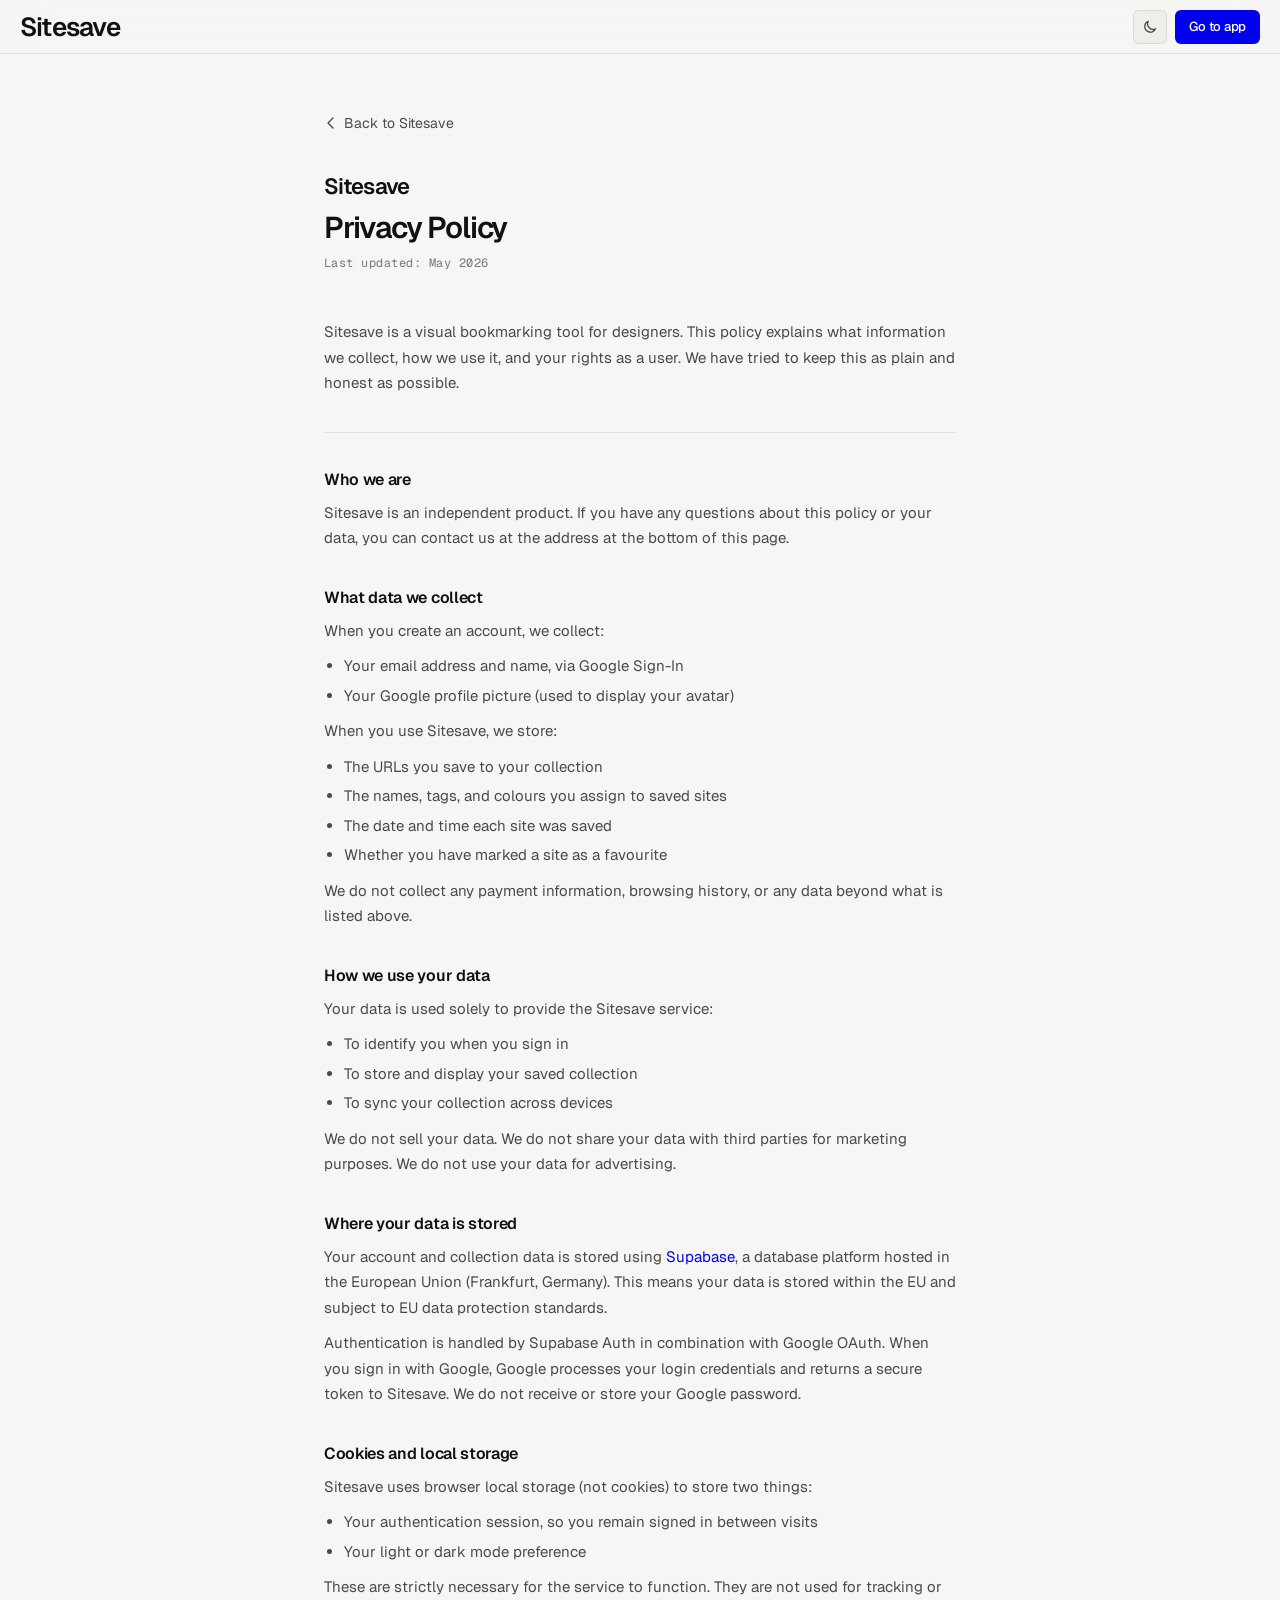
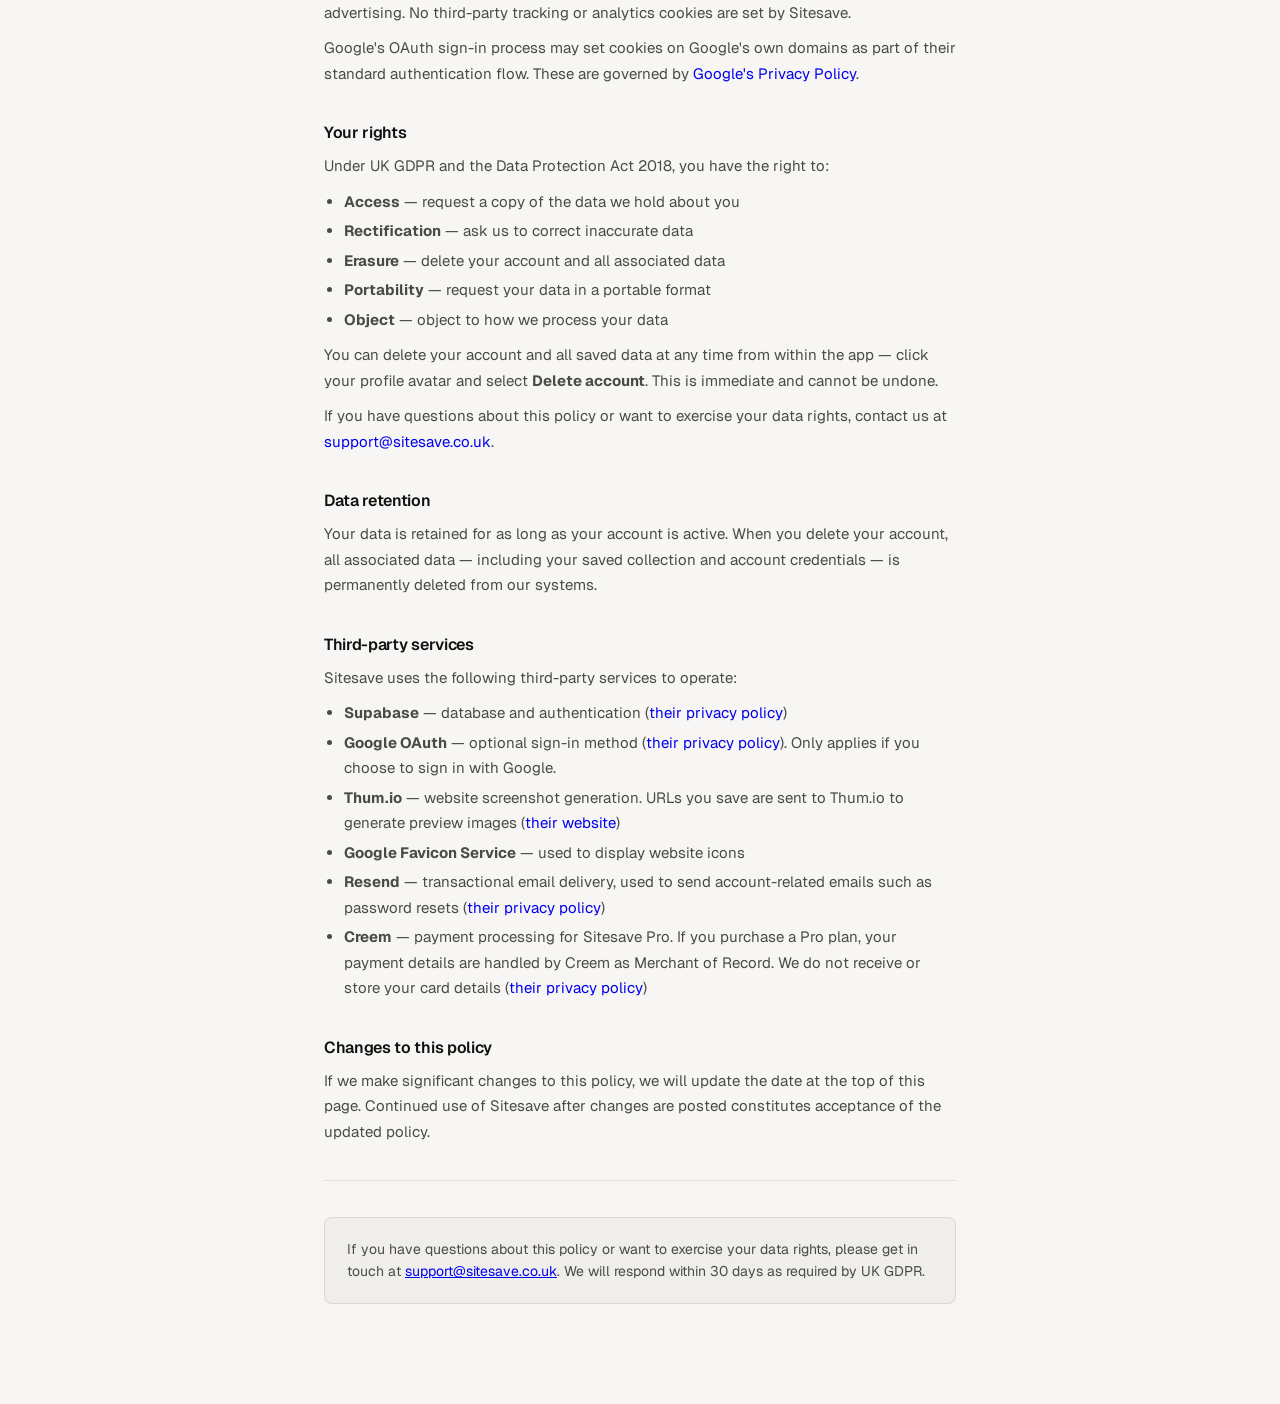
<file: privacy.html>
<!DOCTYPE html>
<html lang="en" data-theme="light">
<head>
<meta charset="UTF-8">
<meta name="viewport" content="width=device-width, initial-scale=1.0">
<title>Privacy Policy — Sitesave</title>
<link rel="icon" type="image/svg+xml" href="favicon.svg">
<link rel="canonical" href="https://sitesave.co.uk/privacy.html">
<meta name="description" content="Privacy policy for Sitesave — a visual bookmarking tool for designers.">
<meta property="og:title" content="Privacy Policy — Sitesave">
<meta property="og:description" content="Privacy policy for Sitesave — a visual bookmarking tool for designers.">
<meta property="og:url" content="https://sitesave.co.uk/privacy.html">
<meta property="og:image" content="https://sitesave.co.uk/og-image.png">
<meta property="og:type" content="website">
<link rel="preconnect" href="https://fonts.googleapis.com">
<link href="https://fonts.googleapis.com/css2?family=Geist:wght@300;400;500;600&family=Geist+Mono:wght@300;400&display=swap" rel="stylesheet">
<link rel="stylesheet" href="styles.css">
<style>
  .privacy-wrap {
    max-width: 680px;
    margin: 0 auto;
    padding: 60px 24px 100px;
  }
  .privacy-back {
    display: inline-flex; align-items: center; gap: 6px;
    font-size: 14px; color: var(--text2);
    text-decoration: none; margin-bottom: 40px;
    transition: color .15s;
  }
  .privacy-back:hover { color: var(--text); }
  .privacy-logo {
    font-size: 22px; font-weight: 600; letter-spacing: -.03em;
    color: var(--text); margin-bottom: 8px;
  }
  .privacy-title {
    font-size: 30px; font-weight: 600; letter-spacing: -.04em;
    color: var(--text); margin-bottom: 8px;
  }
  .privacy-meta {
    font-family: 'Geist Mono', monospace; font-size: 12px;
    color: var(--text3); margin-bottom: 48px;
    letter-spacing: .04em;
  }
  .privacy-section { margin-bottom: 36px; }
  .privacy-section h2 {
    font-size: 16px; font-weight: 600; letter-spacing: -.02em;
    color: var(--text); margin-bottom: 10px;
  }
  .privacy-section p, .privacy-section li {
    font-size: 15px; color: var(--text2);
    line-height: 1.7; margin-bottom: 10px;
  }
  .privacy-section ul {
    padding-left: 20px; margin-bottom: 10px;
  }
  .privacy-section li { margin-bottom: 4px; }
  .privacy-section a {
    color: var(--accent); text-decoration: none;
  }
  .privacy-section a:hover { text-decoration: underline; }
  .privacy-divider {
    height: 1px; background: var(--border);
    margin: 36px 0;
  }
  .privacy-contact {
    background: var(--bg2); border: 1px solid var(--border);
    border-radius: 8px; padding: 20px 22px;
  }
  .privacy-contact p {
    font-size: 14px; color: var(--text2); margin: 0; line-height: 1.6;
  }
  @media (max-width: 640px) {
    .privacy-go-btn { height: 38px !important; }
  }
</style>
</head>
<body>

<header>
  <a class="logo" href="index.html">Sitesave</a>
  <div class="search-wrap"></div>
  <div class="hdr-r">
    <button class="theme-btn" onclick="toggleTheme()" title="Toggle theme" aria-label="Toggle light/dark mode">
      <svg class="icon-sun" viewBox="0 0 16 16" fill="none">
        <circle cx="8" cy="8" r="3" stroke="currentColor" stroke-width="1.4"/>
        <path d="M8 1.5V3M8 13v1.5M1.5 8H3M13 8h1.5M3.4 3.4l1.06 1.06M11.54 11.54l1.06 1.06M3.4 12.6l1.06-1.06M11.54 4.46l1.06-1.06" stroke="currentColor" stroke-width="1.4" stroke-linecap="round"/>
      </svg>
      <svg class="icon-moon" viewBox="0 0 16 16" fill="none">
        <path d="M13.5 10.5A6 6 0 0 1 5.5 2.5a6.002 6.002 0 0 0 0 11 6 6 0 0 0 8-3z" stroke="currentColor" stroke-width="1.4" stroke-linecap="round" stroke-linejoin="round"/>
      </svg>
    </button>
    <a class="btn-add privacy-go-btn" href="index.html" style="text-decoration:none;font-size:13px;height:34px;padding:0 14px">Go to app</a>
  </div>
</header>

<div class="privacy-wrap">

  <a class="privacy-back" href="index.html">
    <svg width="14" height="14" viewBox="0 0 14 14" fill="none">
      <path d="M9 2L4 7l5 5" stroke="currentColor" stroke-width="1.4" stroke-linecap="round" stroke-linejoin="round"/>
    </svg>
    Back to Sitesave
  </a>

  <div class="privacy-logo">Sitesave</div>
  <div class="privacy-title">Privacy Policy</div>
  <div class="privacy-meta">Last updated: May 2026</div>

  <div class="privacy-section">
    <p>Sitesave is a visual bookmarking tool for designers. This policy explains what information we collect, how we use it, and your rights as a user. We have tried to keep this as plain and honest as possible.</p>
  </div>

  <div class="privacy-divider"></div>

  <div class="privacy-section">
    <h2>Who we are</h2>
    <p>Sitesave is an independent product. If you have any questions about this policy or your data, you can contact us at the address at the bottom of this page.</p>
  </div>

  <div class="privacy-section">
    <h2>What data we collect</h2>
    <p>When you create an account, we collect:</p>
    <ul>
      <li>Your email address and name, via Google Sign-In</li>
      <li>Your Google profile picture (used to display your avatar)</li>
    </ul>
    <p>When you use Sitesave, we store:</p>
    <ul>
      <li>The URLs you save to your collection</li>
      <li>The names, tags, and colours you assign to saved sites</li>
      <li>The date and time each site was saved</li>
      <li>Whether you have marked a site as a favourite</li>
    </ul>
    <p>We do not collect any payment information, browsing history, or any data beyond what is listed above.</p>
  </div>

  <div class="privacy-section">
    <h2>How we use your data</h2>
    <p>Your data is used solely to provide the Sitesave service:</p>
    <ul>
      <li>To identify you when you sign in</li>
      <li>To store and display your saved collection</li>
      <li>To sync your collection across devices</li>
    </ul>
    <p>We do not sell your data. We do not share your data with third parties for marketing purposes. We do not use your data for advertising.</p>
  </div>

  <div class="privacy-section">
    <h2>Where your data is stored</h2>
    <p>Your account and collection data is stored using <a href="https://supabase.com" target="_blank" rel="noopener">Supabase</a>, a database platform hosted in the European Union (Frankfurt, Germany). This means your data is stored within the EU and subject to EU data protection standards.</p>
    <p>Authentication is handled by Supabase Auth in combination with Google OAuth. When you sign in with Google, Google processes your login credentials and returns a secure token to Sitesave. We do not receive or store your Google password.</p>
  </div>

  <div class="privacy-section">
    <h2>Cookies and local storage</h2>
    <p>Sitesave uses browser local storage (not cookies) to store two things:</p>
    <ul>
      <li>Your authentication session, so you remain signed in between visits</li>
      <li>Your light or dark mode preference</li>
    </ul>
    <p>These are strictly necessary for the service to function. They are not used for tracking or advertising. No third-party tracking or analytics cookies are set by Sitesave.</p>
    <p>Google's OAuth sign-in process may set cookies on Google's own domains as part of their standard authentication flow. These are governed by <a href="https://policies.google.com/privacy" target="_blank" rel="noopener">Google's Privacy Policy</a>.</p>
  </div>

  <div class="privacy-section">
    <h2>Your rights</h2>
    <p>Under UK GDPR and the Data Protection Act 2018, you have the right to:</p>
    <ul>
      <li><strong>Access</strong> — request a copy of the data we hold about you</li>
      <li><strong>Rectification</strong> — ask us to correct inaccurate data</li>
      <li><strong>Erasure</strong> — delete your account and all associated data</li>
      <li><strong>Portability</strong> — request your data in a portable format</li>
      <li><strong>Object</strong> — object to how we process your data</li>
    </ul>
    <p>You can delete your account and all saved data at any time from within the app — click your profile avatar and select <strong>Delete account</strong>. This is immediate and cannot be undone.</p>
    <p>If you have questions about this policy or want to exercise your data rights, contact us at <a href="mailto:support@sitesave.co.uk">support@sitesave.co.uk</a>.</p>
  </div>

  <div class="privacy-section">
    <h2>Data retention</h2>
    <p>Your data is retained for as long as your account is active. When you delete your account, all associated data — including your saved collection and account credentials — is permanently deleted from our systems.</p>
  </div>

  <div class="privacy-section">
    <h2>Third-party services</h2>
    <p>Sitesave uses the following third-party services to operate:</p>
    <ul>
      <li><strong>Supabase</strong> — database and authentication (<a href="https://supabase.com/privacy" target="_blank" rel="noopener">their privacy policy</a>)</li>
      <li><strong>Google OAuth</strong> — optional sign-in method (<a href="https://policies.google.com/privacy" target="_blank" rel="noopener">their privacy policy</a>). Only applies if you choose to sign in with Google.</li>
      <li><strong>Thum.io</strong> — website screenshot generation. URLs you save are sent to Thum.io to generate preview images (<a href="https://thum.io" target="_blank" rel="noopener">their website</a>)</li>
      <li><strong>Google Favicon Service</strong> — used to display website icons</li>
      <li><strong>Resend</strong> — transactional email delivery, used to send account-related emails such as password resets (<a href="https://resend.com/privacy" target="_blank" rel="noopener">their privacy policy</a>)</li>
      <li><strong>Creem</strong> — payment processing for Sitesave Pro. If you purchase a Pro plan, your payment details are handled by Creem as Merchant of Record. We do not receive or store your card details (<a href="https://creem.io/privacy" target="_blank" rel="noopener">their privacy policy</a>)</li>
    </ul>
  </div>

  <div class="privacy-section">
    <h2>Changes to this policy</h2>
    <p>If we make significant changes to this policy, we will update the date at the top of this page. Continued use of Sitesave after changes are posted constitutes acceptance of the updated policy.</p>
  </div>

  <div class="privacy-divider"></div>

  <div class="privacy-contact">
    <p>If you have questions about this policy or want to exercise your data rights, please get in touch at <a href="mailto:support@sitesave.co.uk">support@sitesave.co.uk</a>. We will respond within 30 days as required by UK GDPR.</p>
  </div>

</div>

<script>
function toggleTheme() {
  const html = document.documentElement;
  const next = html.dataset.theme === 'light' ? 'dark' : 'light';
  html.dataset.theme = next;
  localStorage.setItem('sitesave-theme', next);
}
(function () {
  const saved = localStorage.getItem('sitesave-theme');
  if (saved) document.documentElement.dataset.theme = saved;
  else if (window.matchMedia('(prefers-color-scheme: dark)').matches)
    document.documentElement.dataset.theme = 'dark';
})();
</script>

</body>
</html>
</file>
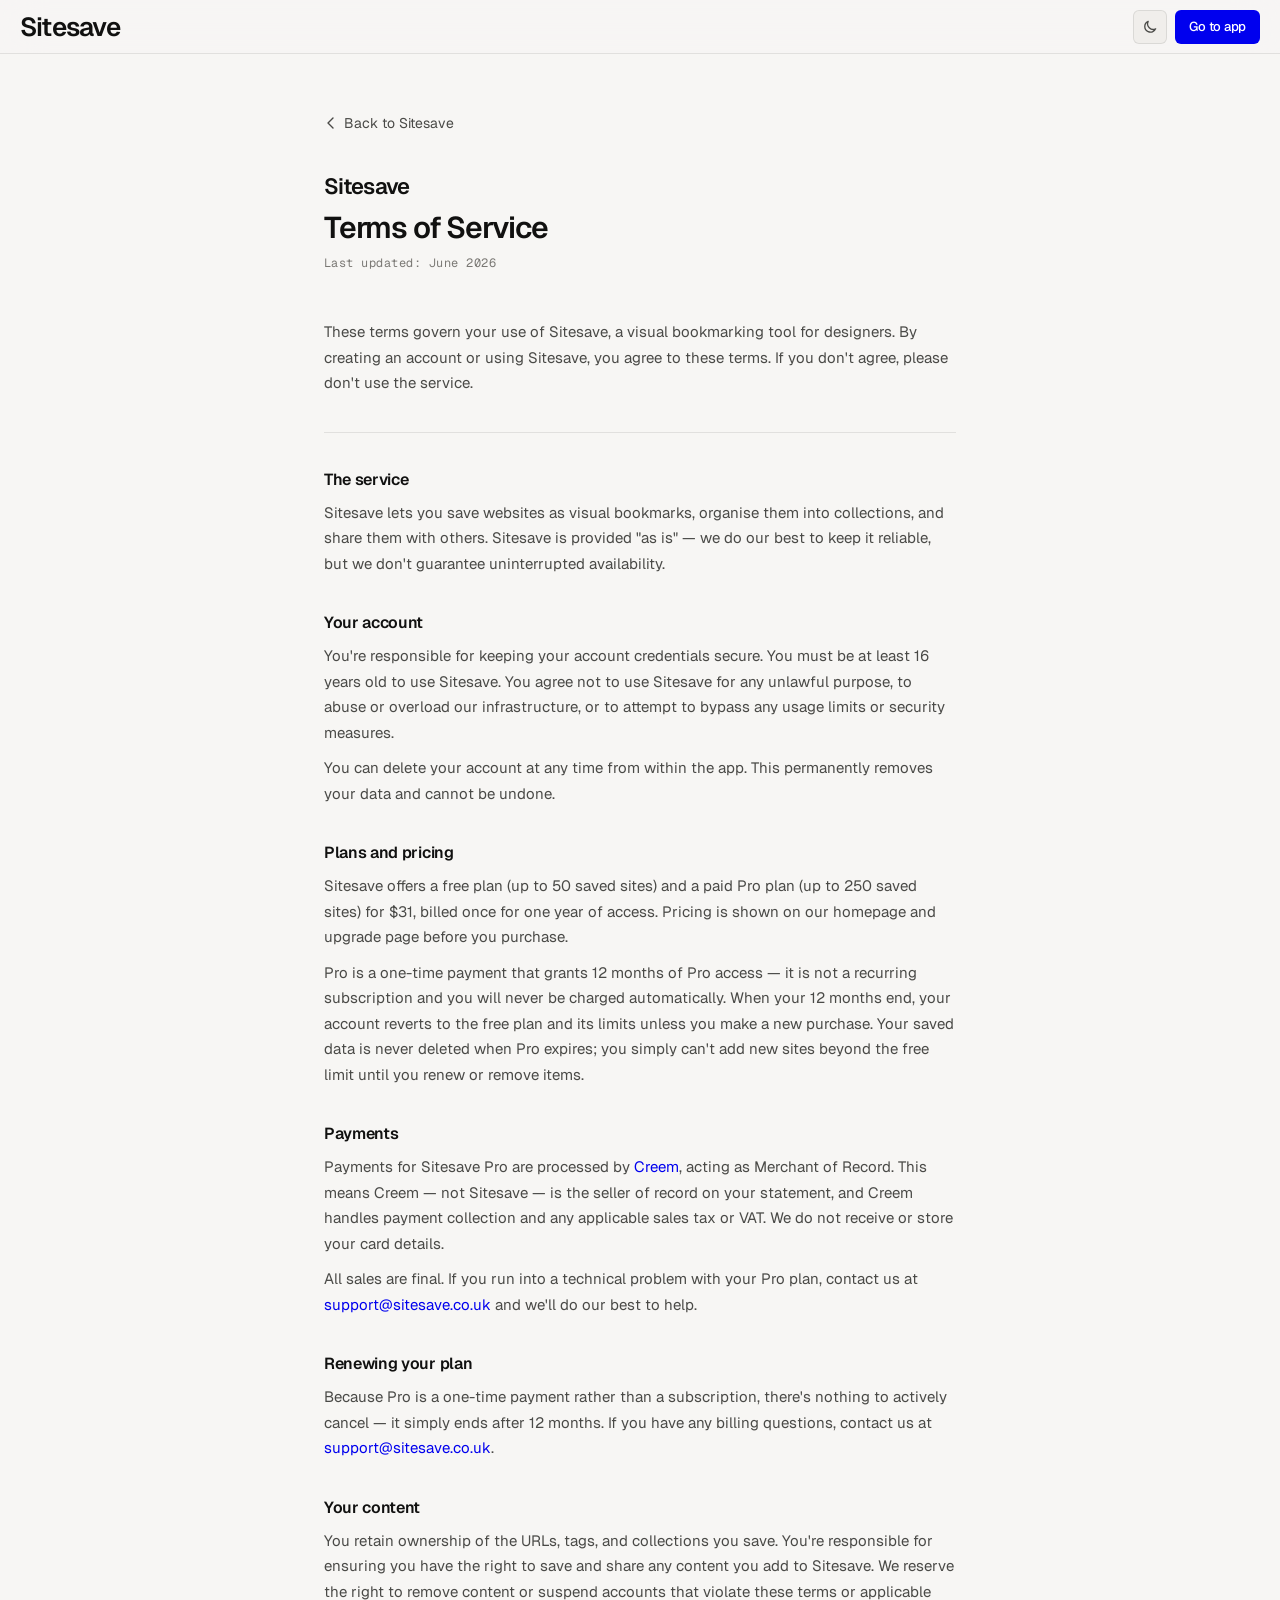
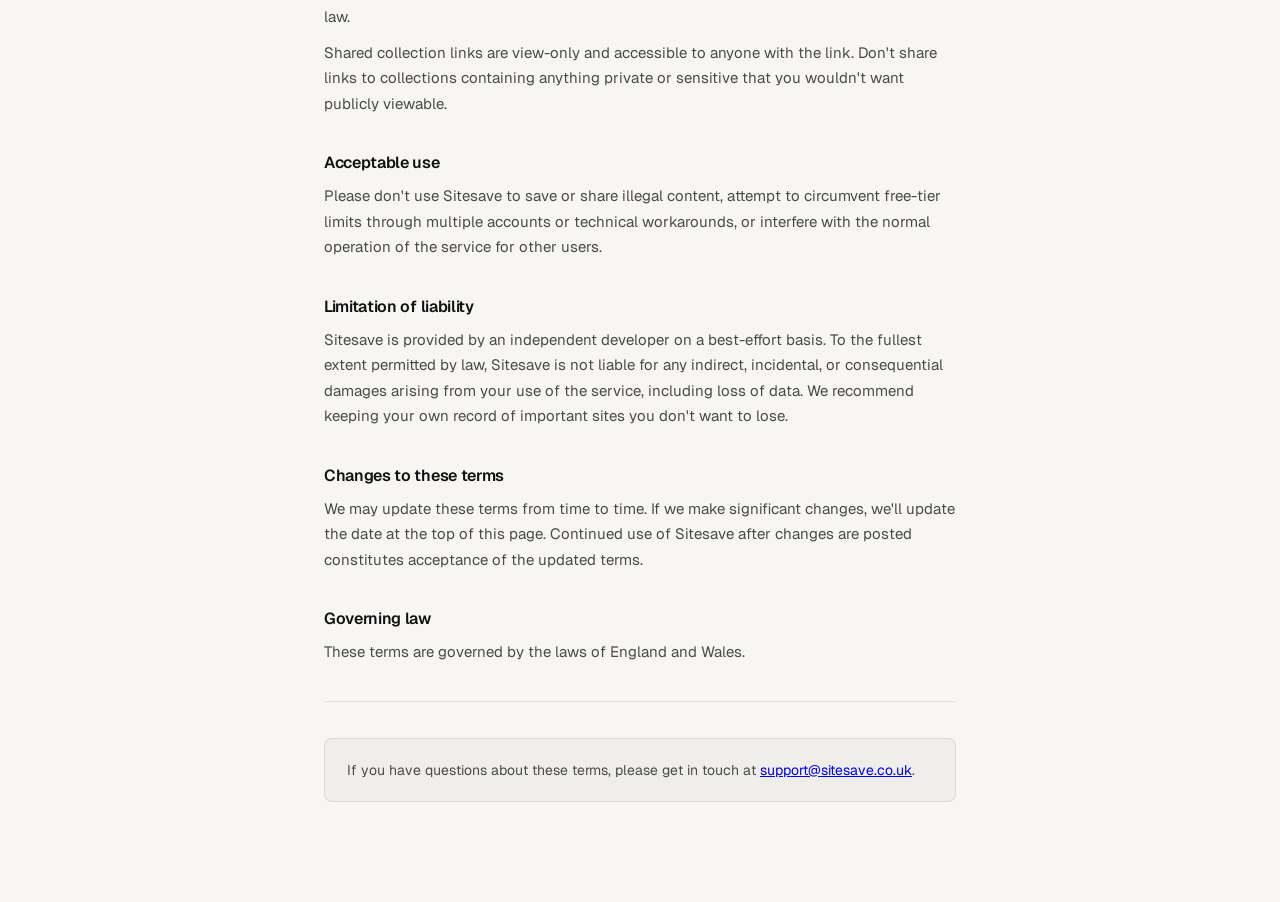
<file: terms.html>
<!DOCTYPE html>
<html lang="en" data-theme="light">
<head>
<meta charset="UTF-8">
<meta name="viewport" content="width=device-width, initial-scale=1.0">
<title>Terms of Service — Sitesave</title>
<link rel="icon" type="image/svg+xml" href="favicon.svg">
<link rel="canonical" href="https://sitesave.co.uk/terms.html">
<meta name="description" content="Terms of Service for Sitesave — a visual bookmarking tool for designers.">
<meta property="og:title" content="Terms of Service — Sitesave">
<meta property="og:description" content="Terms of Service for Sitesave — a visual bookmarking tool for designers.">
<meta property="og:url" content="https://sitesave.co.uk/terms.html">
<meta property="og:image" content="https://sitesave.co.uk/og-image.png">
<meta property="og:type" content="website">
<link rel="preconnect" href="https://fonts.googleapis.com">
<link href="https://fonts.googleapis.com/css2?family=Geist:wght@300;400;500;600&family=Geist+Mono:wght@300;400&display=swap" rel="stylesheet">
<link rel="stylesheet" href="styles.css">
<style>
  .privacy-wrap {
    max-width: 680px;
    margin: 0 auto;
    padding: 60px 24px 100px;
  }
  .privacy-back {
    display: inline-flex; align-items: center; gap: 6px;
    font-size: 14px; color: var(--text2);
    text-decoration: none; margin-bottom: 40px;
    transition: color .15s;
  }
  .privacy-back:hover { color: var(--text); }
  .privacy-logo {
    font-size: 22px; font-weight: 600; letter-spacing: -.03em;
    color: var(--text); margin-bottom: 8px;
  }
  .privacy-title {
    font-size: 30px; font-weight: 600; letter-spacing: -.04em;
    color: var(--text); margin-bottom: 8px;
  }
  .privacy-meta {
    font-family: 'Geist Mono', monospace; font-size: 12px;
    color: var(--text3); margin-bottom: 48px;
    letter-spacing: .04em;
  }
  .privacy-section { margin-bottom: 36px; }
  .privacy-section h2 {
    font-size: 16px; font-weight: 600; letter-spacing: -.02em;
    color: var(--text); margin-bottom: 10px;
  }
  .privacy-section p, .privacy-section li {
    font-size: 15px; color: var(--text2);
    line-height: 1.7; margin-bottom: 10px;
  }
  .privacy-section ul {
    padding-left: 20px; margin-bottom: 10px;
  }
  .privacy-section li { margin-bottom: 4px; }
  .privacy-section a {
    color: var(--accent); text-decoration: none;
  }
  .privacy-section a:hover { text-decoration: underline; }
  .privacy-divider {
    height: 1px; background: var(--border);
    margin: 36px 0;
  }
  .privacy-contact {
    background: var(--bg2); border: 1px solid var(--border);
    border-radius: 8px; padding: 20px 22px;
  }
  .privacy-contact p {
    font-size: 14px; color: var(--text2); margin: 0; line-height: 1.6;
  }
  @media (max-width: 640px) {
    .privacy-go-btn { height: 38px !important; }
  }
</style>
</head>
<body>

<header>
  <a class="logo" href="index.html">Sitesave</a>
  <div class="search-wrap"></div>
  <div class="hdr-r">
    <button class="theme-btn" onclick="toggleTheme()" title="Toggle theme" aria-label="Toggle light/dark mode">
      <svg class="icon-sun" viewBox="0 0 16 16" fill="none">
        <circle cx="8" cy="8" r="3" stroke="currentColor" stroke-width="1.4"/>
        <path d="M8 1.5V3M8 13v1.5M1.5 8H3M13 8h1.5M3.4 3.4l1.06 1.06M11.54 11.54l1.06 1.06M3.4 12.6l1.06-1.06M11.54 4.46l1.06-1.06" stroke="currentColor" stroke-width="1.4" stroke-linecap="round"/>
      </svg>
      <svg class="icon-moon" viewBox="0 0 16 16" fill="none">
        <path d="M13.5 10.5A6 6 0 0 1 5.5 2.5a6.002 6.002 0 0 0 0 11 6 6 0 0 0 8-3z" stroke="currentColor" stroke-width="1.4" stroke-linecap="round" stroke-linejoin="round"/>
      </svg>
    </button>
    <a class="btn-add privacy-go-btn" href="index.html" style="text-decoration:none;font-size:13px;height:34px;padding:0 14px">Go to app</a>
  </div>
</header>

<div class="privacy-wrap">

  <a class="privacy-back" href="index.html">
    <svg width="14" height="14" viewBox="0 0 14 14" fill="none">
      <path d="M9 2L4 7l5 5" stroke="currentColor" stroke-width="1.4" stroke-linecap="round" stroke-linejoin="round"/>
    </svg>
    Back to Sitesave
  </a>

  <div class="privacy-logo">Sitesave</div>
  <div class="privacy-title">Terms of Service</div>
  <div class="privacy-meta">Last updated: June 2026</div>

  <div class="privacy-section">
    <p>These terms govern your use of Sitesave, a visual bookmarking tool for designers. By creating an account or using Sitesave, you agree to these terms. If you don't agree, please don't use the service.</p>
  </div>

  <div class="privacy-divider"></div>

  <div class="privacy-section">
    <h2>The service</h2>
    <p>Sitesave lets you save websites as visual bookmarks, organise them into collections, and share them with others. Sitesave is provided "as is" — we do our best to keep it reliable, but we don't guarantee uninterrupted availability.</p>
  </div>

  <div class="privacy-section">
    <h2>Your account</h2>
    <p>You're responsible for keeping your account credentials secure. You must be at least 16 years old to use Sitesave. You agree not to use Sitesave for any unlawful purpose, to abuse or overload our infrastructure, or to attempt to bypass any usage limits or security measures.</p>
    <p>You can delete your account at any time from within the app. This permanently removes your data and cannot be undone.</p>
  </div>

  <div class="privacy-section">
    <h2>Plans and pricing</h2>
    <p>Sitesave offers a free plan (up to 50 saved sites) and a paid Pro plan (up to 250 saved sites) for $31, billed once for one year of access. Pricing is shown on our homepage and upgrade page before you purchase.</p>
    <p>Pro is a one-time payment that grants 12 months of Pro access — it is not a recurring subscription and you will never be charged automatically. When your 12 months end, your account reverts to the free plan and its limits unless you make a new purchase. Your saved data is never deleted when Pro expires; you simply can't add new sites beyond the free limit until you renew or remove items.</p>
  </div>

  <div class="privacy-section">
    <h2>Payments</h2>
    <p>Payments for Sitesave Pro are processed by <a href="https://creem.io" target="_blank" rel="noopener">Creem</a>, acting as Merchant of Record. This means Creem — not Sitesave — is the seller of record on your statement, and Creem handles payment collection and any applicable sales tax or VAT. We do not receive or store your card details.</p>
    <p>All sales are final. If you run into a technical problem with your Pro plan, contact us at <a href="mailto:support@sitesave.co.uk">support@sitesave.co.uk</a> and we'll do our best to help.</p>
  </div>

  <div class="privacy-section">
    <h2>Renewing your plan</h2>
    <p>Because Pro is a one-time payment rather than a subscription, there's nothing to actively cancel — it simply ends after 12 months. If you have any billing questions, contact us at <a href="mailto:support@sitesave.co.uk">support@sitesave.co.uk</a>.</p>
  </div>

  <div class="privacy-section">
    <h2>Your content</h2>
    <p>You retain ownership of the URLs, tags, and collections you save. You're responsible for ensuring you have the right to save and share any content you add to Sitesave. We reserve the right to remove content or suspend accounts that violate these terms or applicable law.</p>
    <p>Shared collection links are view-only and accessible to anyone with the link. Don't share links to collections containing anything private or sensitive that you wouldn't want publicly viewable.</p>
  </div>

  <div class="privacy-section">
    <h2>Acceptable use</h2>
    <p>Please don't use Sitesave to save or share illegal content, attempt to circumvent free-tier limits through multiple accounts or technical workarounds, or interfere with the normal operation of the service for other users.</p>
  </div>

  <div class="privacy-section">
    <h2>Limitation of liability</h2>
    <p>Sitesave is provided by an independent developer on a best-effort basis. To the fullest extent permitted by law, Sitesave is not liable for any indirect, incidental, or consequential damages arising from your use of the service, including loss of data. We recommend keeping your own record of important sites you don't want to lose.</p>
  </div>

  <div class="privacy-section">
    <h2>Changes to these terms</h2>
    <p>We may update these terms from time to time. If we make significant changes, we'll update the date at the top of this page. Continued use of Sitesave after changes are posted constitutes acceptance of the updated terms.</p>
  </div>

  <div class="privacy-section">
    <h2>Governing law</h2>
    <p>These terms are governed by the laws of England and Wales.</p>
  </div>

  <div class="privacy-divider"></div>

  <div class="privacy-contact">
    <p>If you have questions about these terms, please get in touch at <a href="mailto:support@sitesave.co.uk">support@sitesave.co.uk</a>.</p>
  </div>

</div>

<script>
function toggleTheme() {
  const html = document.documentElement;
  const next = html.dataset.theme === 'light' ? 'dark' : 'light';
  html.dataset.theme = next;
  localStorage.setItem('sitesave-theme', next);
}
(function () {
  const saved = localStorage.getItem('sitesave-theme');
  if (saved) document.documentElement.dataset.theme = saved;
  else if (window.matchMedia('(prefers-color-scheme: dark)').matches)
    document.documentElement.dataset.theme = 'dark';
})();
</script>

</body>
</html>
</file>
<file: styles.css>
/* ── TOKENS ─────────────────────────────────────────────────── */
:root {
  --bg:        #f7f6f4;
  --bg2:       #f0eeeb;
  --surface:   #ffffff;
  --border:    rgba(0,0,0,.09);
  --border-md: rgba(0,0,0,.15);
  --text:      #111110;
  --text2:     #4a4a47;
  --text3:     #7a7874;
  --accent:    #0000EE;
  --accent-fg: #ffffff;
  --tag-bg:    rgba(0,0,0,.05);
  --tag-c:     #4a4945;
  --danger:    #c0392b;
  --r:         8px;
  --header-blur: rgba(247,246,244,.9);
  --trans: color .18s, background .18s, border-color .18s, opacity .18s;
}

[data-theme="dark"] {
  --bg:        #0f0f0e;
  --bg2:       #252525;
  --surface:   #1f1e1c;
  --border:    rgba(255,255,255,.08);
  --border-md: rgba(255,255,255,.14);
  --text:      #f0eeea;
  --text2:     #c4c2be;
  --text3:     #9a9895;
  --accent:    #8585ff;
  --accent-fg: #0f0f0e;
  --tag-bg:    rgba(255,255,255,.07);
  --tag-c:     #b0ada7;
  --header-blur: rgba(15,15,14,.9);
}

*, *::before, *::after { box-sizing: border-box; margin: 0; padding: 0; }

body {
  font-family: 'Geist', sans-serif;
  font-size: 14px;
  background: var(--bg);
  color: var(--text);
  min-height: 100vh;
  transition: var(--trans);
  -webkit-font-smoothing: antialiased;
}

/* ── HEADER ─────────────────────────────────────────────────── */
header {
  position: sticky; top: 0; z-index: 200;
  height: 54px;
  background: var(--header-blur);
  backdrop-filter: blur(20px);
  -webkit-backdrop-filter: blur(20px);
  border-bottom: 1px solid var(--border);
  display: flex; align-items: center;
  padding: 0 20px; gap: 16px;
}

.logo {
  font-family: 'Geist', sans-serif;
  font-size: 26px; font-weight: 600;
  color: var(--text);
  text-decoration: none;
  letter-spacing: -.03em;
  flex: 1;
  transition: var(--trans);
  display: flex; align-items: center; gap: 8px;
}

.logo-pro-badge {
  display: none;
  font-family: 'Geist Mono', monospace;
  font-size: 10px; font-weight: 500;
  letter-spacing: .06em; text-transform: uppercase;
  color: var(--accent-fg);
  background: var(--accent);
  border-radius: 4px;
  padding: 2px 6px;
  line-height: 1;
  flex-shrink: 0;
}
.logo-pro-badge.visible { display: inline-flex; align-items: center; }

.search-wrap { flex: 1; max-width: 400px; position: relative; }
.search-icon {
  position: absolute; left: 10px; top: 50%; transform: translateY(-50%);
  color: var(--text3); pointer-events: none; width: 14px; height: 14px;
}
.search-input {
  width: 100%; height: 34px;
  background: var(--bg2); border: 1px solid var(--border);
  border-radius: 6px; padding: 0 10px 0 32px;
  font-family: 'Geist', sans-serif; font-size: 14px; color: var(--text);
  outline: none; transition: var(--trans);
}
.search-input::placeholder { color: var(--text3); }
.search-input:focus { border-color: var(--border-md); background: var(--surface); }

.hdr-r { flex: 1; display: flex; align-items: center; justify-content: flex-end; gap: 8px; }

/* ── THEME TOGGLE ───────────────────────────────────────────── */
.theme-btn {
  width: 34px; height: 34px; border-radius: 6px;
  border: 1px solid var(--border); background: var(--bg2);
  display: flex; align-items: center; justify-content: center;
  cursor: pointer; color: var(--text2); transition: var(--trans);
  flex-shrink: 0;
}
.theme-btn:hover { border-color: var(--border-md); color: var(--text); }

.icon-sun  { display: none; width: 15px; height: 15px; }
.icon-moon { display: block; width: 15px; height: 15px; }
[data-theme="dark"] .icon-sun  { display: block; }
[data-theme="dark"] .icon-moon { display: none; }

.btn-add {
  height: 34px; padding: 0 14px;
  display: inline-flex; align-items: center; gap: 6px;
  background: var(--accent); color: var(--accent-fg);
  border: none; border-radius: 6px;
  font-family: 'Geist', sans-serif; font-size: 14px; font-weight: 500;
  cursor: pointer; white-space: nowrap; letter-spacing: -.02em;
  transition: opacity .15s;
}
.btn-add:hover { opacity: .8; }

/* ── SHELL ──────────────────────────────────────────────────── */
.shell { display: flex; min-height: calc(100vh - 54px); }

/* ── SIDEBAR ────────────────────────────────────────────────── */
aside {
  width: 200px; flex-shrink: 0;
  border-right: 1px solid var(--border);
  padding: 16px 10px;
  background: var(--bg);
  position: sticky; top: 54px; height: calc(100vh - 54px); overflow-y: auto;
  transition: var(--trans);
}

.sb-sec { margin-bottom: 20px; }
.sb-hd {
  font-family: 'Geist Mono', monospace;
  font-size: 10px; letter-spacing: .1em; text-transform: uppercase;
  color: var(--text3); padding: 0 8px; margin-bottom: 4px;
  transition: var(--trans);
}
.sb-item {
  display: flex; align-items: center; justify-content: space-between;
  padding: 7px 8px; border-radius: 5px; cursor: pointer;
  margin-bottom: 1px; border: 1px solid transparent;
  transition: var(--trans); position: relative;
}
.sb-item:hover { background: var(--bg2); }
.sb-item.on { background: var(--bg2); border-color: var(--border); }

.sb-tag-row {
  display: flex; align-items: center; justify-content: space-between;
  width: 100%; gap: 4px;
}
.sb-lbl {
  display: flex; align-items: center; gap: 7px;
  font-size: 14px; color: var(--text2); transition: var(--trans);
  min-width: 0; flex: 1;
  white-space: nowrap; overflow: hidden; text-overflow: ellipsis;
}
.sb-item.on .sb-lbl { color: var(--text); font-weight: 500; }
.sb-ico { width: 14px; text-align: center; color: var(--text3); font-size: 14px; transition: var(--trans); flex-shrink: 0; }
.sb-item.on .sb-ico { color: var(--text); }
.sb-n {
  font-family: 'Geist Mono', monospace; font-size: 11px;
  color: var(--text3); transition: var(--trans); flex-shrink: 0;
}
.sb-item.on .sb-n { color: var(--text2); }

.sb-del-tag {
  width: 18px; height: 18px; border-radius: 4px; flex-shrink: 0;
  background: none; border: none; cursor: pointer;
  display: flex; align-items: center; justify-content: center;
  color: var(--text3); opacity: 0; transition: opacity .15s, color .15s, background .15s;
}
.sb-item:hover .sb-del-tag { opacity: 1; }
.sb-del-tag:hover { color: var(--danger); background: rgba(192,57,43,.1); }

.sb-div { height: 1px; background: var(--border); margin: 10px 4px; }
.tag-dot { width: 5px; height: 5px; border-radius: 50%; flex-shrink: 0; opacity: .7; }

/* ── MAIN ───────────────────────────────────────────────────── */
main { flex: 1; min-width: 0; padding: 20px 20px 60px; }

.topbar {
  display: flex; align-items: baseline; justify-content: space-between;
  margin-bottom: 12px; gap: 10px; flex-wrap: wrap;
}
.topbar-l { display: flex; align-items: baseline; gap: 8px; }
.pg-title {
  font-size: 22px; font-weight: 600; letter-spacing: -.04em;
  color: var(--text); transition: var(--trans);
}
.pg-count {
  font-family: 'Geist Mono', monospace; font-size: 11px;
  color: var(--text3); transition: var(--trans);
}

.sort-sel {
  height: 32px; padding: 0 28px 0 10px;
  background: var(--bg2); border: 1px solid var(--border); border-radius: 5px;
  font-family: 'Geist Mono', monospace; font-size: 12px; color: var(--text2);
  outline: none; cursor: pointer; transition: var(--trans);
  appearance: none; -webkit-appearance: none;
  background-image: url("data:image/svg+xml,%3Csvg xmlns='http://www.w3.org/2000/svg' width='10' height='6' viewBox='0 0 10 6'%3E%3Cpath d='M1 1l4 4 4-4' stroke='%23888' stroke-width='1.5' fill='none' stroke-linecap='round' stroke-linejoin='round'/%3E%3C/svg%3E");
  background-repeat: no-repeat;
  background-position: right 10px center;
}

/* ── PILLS ──────────────────────────────────────────────────── */
.pills { display: flex; gap: 4px; flex-wrap: wrap; margin-bottom: 18px; }
.pill {
  height: 28px; padding: 0 11px;
  display: inline-flex; align-items: center;
  border: 1px solid var(--border); border-radius: 20px;
  background: transparent; font-size: 14px; color: var(--text2);
  cursor: pointer; transition: var(--trans); white-space: nowrap;
  font-family: 'Geist', sans-serif;
}
.pill:hover { border-color: var(--border-md); color: var(--text); }
.pill.on { background: var(--accent); border-color: var(--accent); color: var(--accent-fg); }

/* ── GRID ───────────────────────────────────────────────────── */
.grid {
  display: grid;
  grid-template-columns: repeat(2, 1fr);
  column-gap: 14px;
  row-gap: 32px;
}
@media (max-width: 640px) { .grid { grid-template-columns: 1fr; } }

/* ── CARD ───────────────────────────────────────────────────── */
.card {
  background: transparent;
  border: none;
  border-radius: var(--r);
  overflow: visible;
  cursor: pointer;
  transition: transform .2s;
  animation: up .28s ease both;
  display: flex; flex-direction: column;
  gap: 10px;
  min-width: 0;
}
.card:hover { transform: translateY(-2px); }
@keyframes up { from{opacity:0;transform:translateY(8px)} to{opacity:1;transform:translateY(0)} }

/* ── CARD SCREENSHOT AREA ───────────────────────────────────── */
.card-thumb {
  position: relative;
  width: 100%;
  padding-top: 75%; /* 4:3 — matches Thum.io's 1200×900 capture */
  background: var(--bg2);
  border: 1px solid var(--border);
  border-radius: var(--r);
  overflow: hidden;
  flex-shrink: 0;
  transition: border-color .2s;
}
.card:hover .card-thumb { border-color: var(--border-md); }

.card-thumb img {
  position: absolute; top: 0; left: 0;
  width: 100%; height: 100%;
  object-fit: cover;
  transition: transform .4s ease, opacity .3s ease;
  opacity: 0;
}
.card-thumb img.loaded { opacity: 1; }
.card:hover .card-thumb img { transform: scale(1.025); }

/* shimmer while screenshot loads */
.thumb-shimmer {
  position: absolute; inset: 0;
  background: var(--bg2); overflow: hidden;
}
.thumb-shimmer::after {
  content: ''; position: absolute; inset: 0;
  background: linear-gradient(90deg, transparent 0%, var(--surface) 50%, transparent 100%);
  background-size: 200% 100%;
  animation: shimmer 1.6s infinite; opacity: .5;
}
@keyframes shimmer { 0%{background-position:200% 0} 100%{background-position:-200% 0} }

/* shown when screenshot fails */
.thumb-error {
  position: absolute; inset: 0;
  display: none; flex-direction: column;
  align-items: flex-start; justify-content: flex-end;
  padding: 14px; overflow: hidden;
}
.thumb-fallback-text { line-height: 1.1; word-break: break-word; }
.thumb-fallback-sld {
  font-size: clamp(15px, 3.5vw, 26px);
  font-weight: 600; letter-spacing: -.02em;
  color: #fff;
}
.thumb-fallback-tld {
  font-size: clamp(15px, 3.5vw, 26px);
  font-weight: 600; letter-spacing: -.02em;
  color: rgba(255,255,255,.35);
}
.thumb-retry-btn {
  position: absolute; top: 10px; right: 10px;
  font-size: 11px; font-family: inherit;
  background: rgba(255,255,255,.12);
  border: 0.5px solid rgba(255,255,255,.2);
  border-radius: 6px; padding: 4px 9px;
  cursor: pointer; color: rgba(255,255,255,.75);
  letter-spacing: .02em; transition: background .15s;
}
.thumb-retry-btn:hover { background: rgba(255,255,255,.22); }

/* card action buttons — sit top-right of the thumb */
.card-actions {
  position: absolute; top: 8px; right: 8px;
  display: flex; gap: 4px; z-index: 10;
  opacity: 0; transition: opacity .15s;
}
.card:hover .card-actions { opacity: 1; }
.ca {
  width: 30px; height: 30px; border-radius: 6px;
  background: rgba(0,0,0,.55);
  backdrop-filter: blur(8px);
  border: 1px solid rgba(255,255,255,.15);
  display: flex; align-items: center; justify-content: center;
  cursor: pointer; font-size: 13px; color: rgba(255,255,255,.8);
  transition: background .15s, color .15s, border-color .15s, transform .12s;
}
.ca:hover {
  background: rgba(0,0,0,.82);
  border-color: rgba(255,255,255,.35);
  color: #ffffff;
  transform: scale(1.1);
}
.ca.fav-on { color: #ff6b6b; }
.ca.fav-on:hover { background: rgba(192,57,43,.7); color: #ffffff; }
.ca.del:hover { background: rgba(192,57,43,.75); border-color: rgba(255,100,80,.4); color: #ffffff; }

/* ── CARD FOOTER ────────────────────────────────────────────── */
/* favicon + name on top row, tags stacked below */
.card-foot {
  display: flex; flex-direction: column; gap: 6px;
  padding: 0 2px;
  background: transparent; flex-shrink: 0;
  min-width: 0;
}
.foot-top {
  display: flex; align-items: center; gap: 8px; min-width: 0;
}
.foot-favicon {
  width: 20px; height: 20px; border-radius: 4px;
  overflow: hidden; flex-shrink: 0;
  display: flex; align-items: center; justify-content: center;
  background: var(--bg2); border: 1px solid var(--border);
}
.foot-favicon img { width: 13px; height: 13px; display: block; }
.foot-name {
  font-size: 16px; font-weight: 500; color: var(--text);
  white-space: nowrap; overflow: hidden; text-overflow: ellipsis;
  flex: 1; min-width: 0; letter-spacing: -.02em; transition: var(--trans);
}
.foot-tags {
  display: flex; gap: 4px; flex-wrap: wrap;
  padding-left: 28px; /* align tags under the name, not the favicon */
}
.tag-chip {
  font-family: 'Geist Mono', monospace; font-size: 11px;
  padding: 3px 8px; border-radius: 20px; white-space: nowrap;
  max-width: 120px; overflow: hidden; text-overflow: ellipsis;
  background: var(--tag-bg); color: var(--tag-c);
  border: 1px solid var(--border);
  transition: var(--trans);
}

/* ── EMPTY STATE ────────────────────────────────────────────── */
.empty { text-align: center; padding: 80px 20px; animation: up .4s ease; }
.empty-icon { font-size: 28px; margin-bottom: 12px; opacity: .2; }
.empty-title { font-size: 18px; font-weight: 500; color: var(--text2); margin-bottom: 6px; letter-spacing: -.02em; transition: var(--trans); }
.empty-sub { font-size: 14px; color: var(--text3); margin-bottom: 18px; transition: var(--trans); }

/* ── PREVIEW MODAL (iframe) ─────────────────────────────────── */
.preview-ov {
  position: fixed; inset: 0; z-index: 400;
  background: rgba(0,0,0,.55); backdrop-filter: blur(6px);
  display: flex; align-items: center; justify-content: center;
  padding: 32px; animation: fi .18s ease;
}
@keyframes fi { from{opacity:0} to{opacity:1} }

/* the floating panel */
.preview-panel {
  background: var(--surface);
  border: 1px solid var(--border-md);
  border-radius: 12px;
  width: 100%; max-width: 1000px;
  height: 82vh;
  display: flex; flex-direction: column;
  overflow: hidden;
  box-shadow: 0 32px 100px rgba(0,0,0,.28);
  animation: mu .2s ease;
  transition: background .18s, border-color .18s;
}
@keyframes mu { from{opacity:0;transform:translateY(12px)} to{opacity:1;transform:translateY(0)} }

.preview-bar {
  height: 54px; flex-shrink: 0;
  background: var(--surface); border-bottom: 1px solid var(--border);
  display: flex; align-items: center; gap: 10px;
  padding: 0 16px;
  transition: var(--trans);
  border-radius: 12px 12px 0 0;
}
.preview-favicon {
  width: 20px; height: 20px; border-radius: 4px; flex-shrink: 0;
  background: var(--bg2);
  display: flex; align-items: center; justify-content: center;
}
.preview-favicon img { width: 14px; height: 14px; }
.preview-title {
  font-size: 14px; font-weight: 500; color: var(--text);
  flex: 1; min-width: 0;
  white-space: nowrap; overflow: hidden; text-overflow: ellipsis;
  letter-spacing: -.02em;
}
.preview-url {
  font-family: 'Geist Mono', monospace; font-size: 12px;
  color: var(--text3); flex: 2; min-width: 0;
  white-space: nowrap; overflow: hidden; text-overflow: ellipsis;
}
.preview-actions { display: flex; gap: 6px; flex-shrink: 0; align-items: center; }

/* Primary "Open site" button — filled accent */
.preview-btn-primary {
  height: 36px; padding: 0 14px;
  display: inline-flex; align-items: center; gap: 6px;
  background: var(--accent); color: var(--accent-fg);
  border: none; border-radius: 6px;
  font-family: 'Geist', sans-serif; font-size: 13px; font-weight: 500;
  text-decoration: none; cursor: pointer; letter-spacing: -.01em;
  transition: opacity .15s; white-space: nowrap;
}
.preview-btn-primary:hover { opacity: .8; }

/* Ghost "Close" button */
.preview-btn {
  height: 36px; padding: 0 12px;
  display: inline-flex; align-items: center; gap: 5px;
  background: var(--bg2); border: 1px solid var(--border); border-radius: 6px;
  font-family: 'Geist', sans-serif; font-size: 13px; color: var(--text2);
  text-decoration: none; cursor: pointer; transition: var(--trans);
  white-space: nowrap;
}
.preview-btn:hover { border-color: var(--border-md); color: var(--text); }
.preview-btn.close-btn:hover { color: var(--danger); border-color: var(--danger); }

.preview-body { flex: 1; position: relative; overflow: hidden; border-radius: 0 0 12px 12px; }

.preview-loading {
  position: absolute; inset: 0; z-index: 1;
  display: flex; flex-direction: column; align-items: center; justify-content: center;
  gap: 12px; background: var(--bg);
}
.preview-loading-spinner {
  width: 20px; height: 20px; border-radius: 50%;
  border: 2px solid var(--border-md);
  border-top-color: var(--text2);
  animation: spin .7s linear infinite;
}
@keyframes spin { to { transform: rotate(360deg); } }
.preview-loading span {
  font-family: 'Geist Mono', monospace; font-size: 12px;
  color: var(--text3); letter-spacing: .04em;
}

.preview-iframe {
  position: absolute; inset: 0;
  width: 100%; height: 100%;
  border: none;
}

/* screenshot fallback inside preview modal */
.preview-screenshot {
  position: absolute; inset: 0;
  display: none;
  flex-direction: column; align-items: center; justify-content: flex-start;
  gap: 0; background: var(--bg); overflow-y: auto;
}

.preview-blocked-msg {
  width: 100%; flex-shrink: 0;
  display: flex; align-items: center; gap: 10px;
  padding: 11px 20px;
  background: var(--bg2); border-bottom: 1px solid var(--border);
  font-size: 14px; color: var(--text2);
  transition: var(--trans);
}
.preview-blocked-msg svg { flex-shrink: 0; color: var(--text3); }
.preview-blocked-msg strong { color: var(--text); font-weight: 500; }

.preview-ss-img {
  width: 100%;
  object-fit: cover;
  display: block;
}

.preview-ss-error {
  display: none;
  flex-direction: column; align-items: center; justify-content: center;
  gap: 10px; flex: 1; padding: 40px;
  color: var(--text3);
  font-size: 14px;
}

/* Drag handle — hidden on desktop, shown on mobile */
.preview-drag-handle {
  display: none;
}

/* Mobile footer action strip — hidden on desktop */
.preview-mobile-footer {
  display: none;
}
.m-ov {
  position: fixed; inset: 0; z-index: 300;
  background: rgba(0,0,0,.38); backdrop-filter: blur(8px);
  display: flex; align-items: center; justify-content: center; padding: 20px;
  animation: fi .15s ease;
  overscroll-behavior: contain;
}

.modal {
  background: var(--surface); border: 1px solid var(--border-md);
  border-radius: 10px; width: 100%; max-width: 440px; padding: 26px;
  animation: mu .2s ease; transition: background .18s, border-color .18s;
  box-shadow: 0 24px 80px rgba(0,0,0,.22);
}
@keyframes mu { from{opacity:0;transform:translateY(10px)} to{opacity:1;transform:translateY(0)} }

.m-title {
  font-size: 18px; font-weight: 600; letter-spacing: -.03em;
  margin-bottom: 18px; color: var(--text); transition: var(--trans);
}
.fg { margin-bottom: 13px; }
.flabel {
  display: block; font-family: 'Geist Mono', monospace;
  font-size: 10px; letter-spacing: .09em; text-transform: uppercase;
  color: var(--text3); margin-bottom: 5px; transition: var(--trans);
}
.finput {
  width: 100%; height: 36px;
  background: var(--bg2); border: 1px solid var(--border); border-radius: 6px;
  padding: 0 11px; font-family: 'Geist', sans-serif; font-size: 14px; color: var(--text);
  outline: none; transition: var(--trans);
}
.finput::placeholder { color: var(--text3); }
.finput:focus { border-color: var(--border-md); background: var(--surface); }

.tag-input-wrap {
  min-height: 36px; display: flex; flex-wrap: wrap; gap: 5px; align-items: center;
  background: var(--bg2); border: 1px solid var(--border); border-radius: 6px;
  padding: 5px 10px; cursor: text; transition: var(--trans);
}
.tag-input-wrap:focus-within { border-color: var(--border-md); background: var(--surface); }
.tag-token {
  display: inline-flex; align-items: center; gap: 4px;
  padding: 2px 8px; border-radius: 20px; font-size: 12px;
  background: var(--tag-bg); color: var(--tag-c);
  border: 1px solid var(--border);
  font-family: 'Geist Mono', monospace; transition: var(--trans);
}
.tag-token button {
  background: none; border: none; cursor: pointer;
  color: var(--text3); font-size: 12px; line-height: 1; padding: 0;
  transition: color .12s;
}
.tag-token button:hover { color: var(--text); }
.tag-bare-input {
  border: none; outline: none; background: transparent;
  font-family: 'Geist', sans-serif; font-size: 14px; color: var(--text);
  min-width: 100px; flex: 1;
}
.tag-bare-input::placeholder { color: var(--text3); }



.m-foot { display: flex; justify-content: flex-end; gap: 7px; margin-top: 18px; }
.btn-ghost {
  height: 34px; padding: 0 13px; background: none;
  border: 1px solid var(--border); border-radius: 6px;
  font-family: 'Geist', sans-serif; font-size: 14px; color: var(--text2);
  cursor: pointer; transition: var(--trans);
}
.btn-ghost:hover { border-color: var(--border-md); color: var(--text); }

/* ── TOAST ──────────────────────────────────────────────────── */
.toast {
  position: fixed; bottom: 20px; left: 50%; transform: translateX(-50%);
  background: var(--text); color: var(--bg);
  border-radius: 6px; padding: 9px 16px; font-size: 14px; z-index: 2000;
  white-space: nowrap; font-family: 'Geist Mono', monospace; letter-spacing: .02em;
  animation: ti .18s ease, to .18s ease 2.2s both;
  transition: background .18s, color .18s;
}
@media (max-width: 640px) {
  .toast {
    white-space: normal;
    text-align: center;
    font-size: 12px;
    width: calc(100vw - 48px);
  }
}
@keyframes ti { from{opacity:0;transform:translateX(-50%) translateY(6px)} to{opacity:1;transform:translateX(-50%)} }
@keyframes to  { to{opacity:0} }

/* ── UTILS ──────────────────────────────────────────────────── */
::-webkit-scrollbar { width: 3px; }
::-webkit-scrollbar-thumb { background: var(--border-md); border-radius: 2px; }
::-webkit-scrollbar-track { background: transparent; }
.hidden { display: none !important; }

/* ── LOGIN SCREEN ────────────────────────────────────────────── */
#login-screen {
  position: fixed; inset: 0; z-index: 500;
  background: var(--bg);
  display: flex; align-items: center; justify-content: center;
  transition: var(--trans);
}

.login-panel {
  display: flex; flex-direction: column; align-items: center;
  gap: 16px; padding: 48px 40px;
  background: var(--surface);
  border: 1px solid var(--border-md);
  border-radius: 14px;
  box-shadow: 0 24px 80px rgba(0,0,0,.1);
  width: 100%; max-width: 360px;
  text-align: center;
}

.login-logo {
  font-family: 'Geist', sans-serif;
  font-size: 28px; font-weight: 600;
  letter-spacing: -.04em; color: var(--text);
}

.login-sub {
  font-size: 14px; color: var(--text2);
  margin-top: -6px; margin-bottom: 8px;
}

.google-btn {
  width: 100%; height: 42px;
  display: flex; align-items: center; justify-content: center; gap: 10px;
  background: var(--surface); border: 1px solid var(--border-md);
  border-radius: 8px; cursor: pointer;
  font-family: 'Geist', sans-serif; font-size: 14px; font-weight: 500;
  color: var(--text); transition: var(--trans);
}
.google-btn:hover { background: var(--bg2); }
.google-btn:disabled { opacity: .5; cursor: not-allowed; }

/* ── USER MENU ───────────────────────────────────────────────── */
.user-menu { position: relative; }

.user-avatar {
  width: 32px; height: 32px; border-radius: 50%;
  background: var(--accent); color: var(--accent-fg);
  display: flex; align-items: center; justify-content: center;
  font-size: 13px; font-weight: 600; cursor: pointer;
  overflow: hidden; border: 2px solid var(--border);
  transition: var(--trans);
  flex-shrink: 0;
  aspect-ratio: 1 / 1;
}
.user-avatar:hover { opacity: .85; }

.user-dropdown {
  position: absolute; top: calc(100% + 8px); right: 0;
  background: var(--surface); border: 1px solid var(--border-md);
  border-radius: 8px; padding: 6px;
  min-width: 180px; max-width: 240px;
  box-shadow: 0 8px 32px rgba(0,0,0,.12);
  z-index: 300;
  animation: mu .15s ease;
}

.user-email {
  font-size: 12px; color: var(--text3);
  padding: 6px 8px 8px;
  white-space: nowrap; overflow: hidden; text-overflow: ellipsis;
  border-bottom: 1px solid var(--border);
  margin-bottom: 4px;
  font-family: 'Geist Mono', monospace;
  max-width: 100%;
}

/* ── MOBILE ACCOUNT BOTTOM SHEET ─────────────────────────────── */
.sheet-overlay {
  position: fixed; inset: 0;
  background: rgba(0,0,0,.4);
  z-index: 490;
  animation: fadein .2s ease;
}

.account-sheet {
  position: fixed; bottom: 0; left: 0; right: 0;
  background: var(--surface);
  border-radius: 16px 16px 0 0;
  padding: 12px 12px calc(12px + env(safe-area-inset-bottom));
  z-index: 500;
  box-shadow: 0 -8px 40px rgba(0,0,0,.15);
  animation: slideup .25s cubic-bezier(.32,1,.23,1);
}

@keyframes slideup {
  from { transform: translateY(100%); }
  to   { transform: translateY(0); }
}

@keyframes fadein {
  from { opacity: 0; }
  to   { opacity: 1; }
}

.sheet-handle {
  width: 36px; height: 4px;
  background: var(--border-md); border-radius: 2px;
  margin: 0 auto 16px;
}

.sheet-email {
  font-size: 12px; color: var(--text3);
  padding: 0 8px 12px;
  white-space: nowrap; overflow: hidden; text-overflow: ellipsis;
  border-bottom: 1px solid var(--border);
  margin-bottom: 6px;
  font-family: 'Geist Mono', monospace;
}

.sheet-btn {
  width: 100%; height: 44px; padding: 0 12px;
  display: flex; align-items: center;
  background: none; border: none; border-radius: 8px;
  font-family: 'Geist', sans-serif; font-size: 15px;
  color: var(--text2); cursor: pointer;
  transition: var(--trans); text-align: left;
  text-decoration: none;
}
.sheet-btn:hover { background: var(--bg2); }
.sheet-btn-danger { color: var(--danger); }
.sheet-btn-danger:hover { background: var(--bg2); color: var(--danger); }

.sheet-get-pro {
  color: var(--accent) !important;
  font-weight: 500;
}
.sheet-get-pro:hover { background: var(--bg2); color: var(--accent) !important; }

.sheet-div {
  height: 1px; background: var(--border);
  margin: 4px 0;
}

.signout-btn {
  width: 100%; height: 32px; padding: 0 8px;
  display: flex; align-items: center;
  background: none; border: none; border-radius: 5px;
  font-family: 'Geist', sans-serif; font-size: 14px;
  color: var(--text2); cursor: pointer; transition: var(--trans);
  text-align: left;
}
.signout-btn:hover { background: var(--bg2); color: var(--danger); }

.dropdown-get-pro {
  color: var(--accent) !important;
  font-weight: 500;
  text-decoration: none;
}
.dropdown-get-pro:hover { background: var(--bg2); color: var(--accent) !important; }

/* ── SIGNUP PROMPT CARD ──────────────────────────────────────── */
.card-signup-prompt { cursor: pointer; }
.card-signup-prompt:hover { transform: translateY(-2px); }

.signup-thumb {
  display: flex; align-items: center; justify-content: center;
  background: var(--bg2) !important;
  border: 1.5px dashed var(--border-md) !important;
}

.signup-prompt-inner {
  position: absolute; inset: 0;
  display: flex; flex-direction: column;
  align-items: center; justify-content: center;
  gap: 10px; padding: 24px; text-align: center;
}

.signup-icon { color: var(--text3); margin-bottom: 2px; }

.signup-prompt-title {
  font-size: 15px; font-weight: 600;
  color: var(--text); letter-spacing: -.02em;
}

.signup-prompt-sub {
  font-size: 13px; color: var(--text2);
  line-height: 1.5; max-width: 200px;
}

.signup-prompt-cta {
  display: inline-flex; align-items: center; gap: 8px;
  height: 36px; padding: 0 16px; margin-top: 4px;
  background: var(--surface);
  border: 1px solid var(--border-md);
  border-radius: 8px;
  font-size: 13px; font-weight: 500; color: var(--text);
  font-family: 'Geist', sans-serif;
  transition: var(--trans);
}
.card-signup-prompt:hover .signup-prompt-cta {
  background: var(--accent);
  color: var(--accent-fg);
  border-color: var(--accent);
}

/* ── STATUS TOAST ────────────────────────────────────────────── */
.status-toast {
  position: fixed; bottom: 20px; left: 50%;
  transform: translateX(-50%);
  z-index: 999;
  display: flex; align-items: center; gap: 10px;
  padding: 10px 16px;
  border-radius: 8px;
  font-family: 'Geist', sans-serif; font-size: 14px;
  white-space: nowrap;
  box-shadow: 0 4px 24px rgba(0,0,0,.15);
  animation: ti .18s ease;
}
.status-toast.hidden { display: none; }

.status-warning {
  background: #fffbeb; color: #92400e;
  border: 1px solid #fde68a;
}
.status-error {
  background: #fff1f1; color: #991b1b;
  border: 1px solid #fecaca;
}
.status-success {
  background: #f0fdf4; color: #166534;
  border: 1px solid #bbf7d0;
}
[data-theme="dark"] .status-warning {
  background: #2d2006; color: #fde68a;
  border-color: #44330a;
}
[data-theme="dark"] .status-error {
  background: #2d0606; color: #fca5a5;
  border-color: #440a0a;
}
[data-theme="dark"] .status-success {
  background: #052d13; color: #86efac;
  border-color: #0a4420;
}

.status-msg  { flex: 1; }
.status-close {
  background: none; border: none; cursor: pointer;
  font-size: 12px; opacity: .5; color: inherit;
  padding: 2px 4px; flex-shrink: 0;
  transition: opacity .15s; margin-left: 6px;
}
.status-close:hover { opacity: 1; }

/* Save button spinner */
.save-spinner {
  display: inline-block;
  width: 12px; height: 12px;
  border: 2px solid rgba(255,255,255,.4);
  border-top-color: #fff;
  border-radius: 50%;
  animation: spin .7s linear infinite;
  vertical-align: middle;
}

/* ── FOOTER ──────────────────────────────────────────────────── */
.site-footer {
  border-top: 1px solid var(--border);
  padding: 16px 20px;
  font-family: 'Geist Mono', monospace;
  font-size: 11px; letter-spacing: .04em;
  color: var(--text3);
  transition: var(--trans);
}

/* ── WELCOME EMPTY STATE ─────────────────────────────────────── */
.empty-welcome {
  display: flex; align-items: center; justify-content: center;
  padding: 60px 20px;
}
.empty-welcome-inner {
  display: flex; flex-direction: column; align-items: center;
  gap: 10px; text-align: center; max-width: 420px;
}
.empty-greeting {
  font-size: 22px; font-weight: 600; letter-spacing: -.03em;
  color: var(--text); transition: var(--trans);
}
.empty-welcome .empty-title {
  font-size: 16px; font-weight: 400;
  color: var(--text2); margin: 0;
}
.empty-welcome .empty-sub {
  font-size: 14px; color: var(--text3);
  line-height: 1.6; margin: 0 0 6px;
}
.empty-hint {
  margin-top: 16px;
  padding: 10px 14px;
  background: var(--bg2); border: 1px solid var(--border);
  border-radius: 8px;
  font-size: 13px; color: var(--text3); line-height: 1.5;
  transition: var(--trans);
}

/* ── MOBILE ──────────────────────────────────────────────────── */
@media (max-width: 640px) {

  /* Hide sidebar completely on mobile */
  aside { display: none; }

  /* Full width main */
  main { padding: 14px 14px 60px; }

  /* Header — two rows on mobile */
  header {
    height: auto;
    flex-wrap: wrap;
    padding: 10px 14px;
    gap: 8px;
  }
  .logo { font-size: 22px; flex: none; }
  .search-wrap {
    order: 3;
    flex: 0 0 100%;
    max-width: 100%;
  }
  .hdr-r { margin-left: auto; flex: none; }

  /* Single column grid */
  .grid {
    grid-template-columns: 1fr;
    column-gap: 0;
    row-gap: 24px;
  }

  /* Pills — scroll horizontally instead of wrapping */
  .pills {
    flex-wrap: nowrap;
    overflow-x: auto;
    -webkit-overflow-scrolling: touch;
    padding-bottom: 4px;
    scrollbar-width: none;
  }
  .pills::-webkit-scrollbar { display: none; }

  /* Preview modal — full screen on mobile */
  .preview-ov {
    padding: 0;
    align-items: flex-end;
    justify-content: center;
  }
  .preview-panel {
    max-width: 100%;
    width: 100%;
    height: 85vh;
    border-radius: 14px 14px 0 0;
    animation: slide-up .25s ease;
    margin-top: max(12px, env(safe-area-inset-top));
    display: flex;
    flex-direction: column;
  }
  @keyframes slide-up {
    from { transform: translateY(100%); }
    to   { transform: translateY(0); }
  }
  .preview-drag-handle {
    display: block;
    width: 36px; height: 4px;
    background: var(--border-md);
    border-radius: 2px;
    margin: 10px auto 6px;
    flex-shrink: 0;
  }
  .preview-bar {
    border-radius: 0;
    padding: 0 12px;
    gap: 8px;
  }
  /* Hide action buttons from the bar on mobile */
  .preview-actions .preview-btn-secondary,
  .preview-actions .preview-btn-primary {
    display: none !important;
  }
  .preview-url { display: none; }
  .preview-title { font-size: 13px; }
  .close-btn { width: 36px !important; height: 36px !important; padding: 0; display: inline-flex !important; align-items: center; justify-content: center; flex-shrink: 0; font-size: 15px; }
  /* Mobile footer strip */
  .preview-mobile-footer {
    display: flex;
    gap: 10px;
    padding: 12px 16px calc(12px + env(safe-area-inset-bottom, 0px));
    border-top: 1px solid var(--border);
    background: var(--surface);
    flex-shrink: 0;
  }
  .preview-mobile-footer .preview-btn-primary {
    flex: 1;
    justify-content: center;
    height: 44px;
    font-size: 14px;
    border-radius: 8px;
  }
  .preview-mobile-footer .preview-btn-secondary {
    flex: 1;
    justify-content: center;
    height: 44px;
    font-size: 14px;
    border-radius: 8px;
  }
  .preview-body {
    flex: 1;
    border-radius: 0;
  }

  /* Save modal — full width bottom sheet */
  .m-ov {
    align-items: flex-end;
    padding: 0;
  }
  .modal {
    border-radius: 14px 14px 0 0;
    max-width: 100%;
    max-height: 85vh;
    overflow-y: auto;
    -webkit-overflow-scrolling: touch;
    overscroll-behavior: contain;
    touch-action: pan-y;
    animation: slide-up .25s ease;
  }

  /* WCAG 2.2 — 40px touch targets on mobile */
  .theme-btn          { width: 38px; height: 38px; }
  .btn-add            { height: 38px; padding: 0 16px; }
  .btn-ghost          { height: 38px; padding: 0 16px; }
  .sort-sel           { height: 36px !important; }
  .filter-btn         { display: flex !important; height: 36px !important; padding: 0 12px; }
  .pill               { height: 38px; padding: 0 14px; }
  .sb-item            { min-height: 38px; padding: 10px 8px; }
  .signout-btn        { height: 38px; }
  .preview-btn        { height: 36px !important; padding: 0 14px; font-size: 13px; }
  .preview-btn-primary{ height: 36px !important; padding: 0 14px; font-size: 13px; }
  .preview-btn-secondary { height: 36px !important; padding: 0 12px; font-size: 13px; }
  .ca                 { width: 38px; height: 40px; }
  .user-avatar        { width: 38px; height: 38px; aspect-ratio: 1 / 1; }
  .finput             { height: 38px; }
  .search-input       { height: 38px; }
  .tag-input-wrap     { min-height: 38px; }
  .foot-ext           { width: 38px; height: 38px; }
  #btn-save-modal     { height: 38px; }
  #btn-cancel-modal   { height: 38px; }

  .grid-btns { display: none !important; }

  /* Card actions — always visible on mobile (no hover) */
  .card-actions { opacity: 1; }

  /* Prevent long-press context menu on screenshot images */
  .card-thumb img { pointer-events: none; -webkit-touch-callout: none; }

  /* Page title smaller on mobile */
  .pg-title { font-size: 20px; }
}

/* ── DELETE ACCOUNT ──────────────────────────────────────────── */
.dropdown-div {
  height: 1px; background: var(--border);
  margin: 4px 0;
}
.delete-account-btn {
  color: var(--danger) !important;
  opacity: .7;
}
.delete-account-btn:hover {
  color: var(--danger) !important;
  opacity: 1;
  background: rgba(192,57,43,.08) !important;
}

/* ── TRY LIVE PREVIEW BUTTON ─────────────────────────────────── */
.preview-btn-secondary {
  display: inline-flex; align-items: center; gap: 5px;
  height: 36px; padding: 0 12px;
  background: var(--bg2); border: 1px solid var(--border-md);
  border-radius: 6px; font-size: 13px; font-weight: 500;
  color: var(--text2); cursor: pointer; white-space: nowrap;
  font-family: 'Geist', sans-serif;
  transition: var(--trans);
}
.preview-btn-secondary:hover {
  background: var(--surface); color: var(--text);
  border-color: var(--border-md);
}

/* ── GRID DENSITY TOGGLE ─────────────────────────────────────── */
.topbar-r {
  display: flex; align-items: center; gap: 8px;
}
.grid-btns {
  display: flex; align-items: center; gap: 2px;
  background: var(--bg2); border: 1px solid var(--border);
  border-radius: 6px; padding: 2px;
}
.grid-btn {
  width: 28px; height: 28px;
  display: flex; align-items: center; justify-content: center;
  border: none; background: transparent;
  border-radius: 4px; cursor: pointer;
  color: var(--text3); transition: var(--trans);
}
.grid-btn:hover { background: var(--surface); color: var(--text2); }
.grid-btn.on { background: var(--surface); color: var(--text); }

/* ── COLLECTIONS SIDEBAR ─────────────────────────────────────── */
.sb-hd-row {
  display: flex; align-items: center; justify-content: space-between;
  padding: 0 8px; margin-bottom: 4px;
}
.sb-add-btn {
  width: 18px; height: 18px; border-radius: 4px;
  background: none; border: none; cursor: pointer;
  display: flex; align-items: center; justify-content: center;
  color: var(--text3); transition: color .15s, background .15s;
  font-size: 16px; line-height: 1; flex-shrink: 0;
}
.sb-add-btn:hover { color: var(--text); background: var(--bg2); }

.col-menu-wrap { position: relative; }
.col-menu-btn { opacity: 0; }
.sb-item:hover .col-menu-btn { opacity: 1; }

.col-dropdown {
  position: absolute; right: 0; top: 100%; z-index: 400;
  background: var(--surface); border: 1px solid var(--border-md);
  border-radius: 7px; padding: 4px;
  min-width: 120px;
  box-shadow: 0 8px 24px rgba(0,0,0,.12);
  animation: mu .15s ease;
}
.col-dropdown button {
  display: block; width: 100%; padding: 6px 10px;
  background: none; border: none; border-radius: 5px;
  font-family: 'Geist', sans-serif; font-size: 13px;
  color: var(--text2); cursor: pointer; text-align: left;
  transition: var(--trans);
}
.col-dropdown button:hover { background: var(--bg2); color: var(--text); }
.col-dd-danger:hover { color: var(--danger) !important; }

/* ── COLLECTION PICKER IN MODAL ──────────────────────────────── */
.col-select-wrap { position: relative; }

.col-dropdown-box { position: relative; }

.col-dropdown-trigger {
  width: 100%; height: 36px;
  display: flex; align-items: center; justify-content: space-between;
  background: var(--bg2); border: 1px solid var(--border); border-radius: 6px;
  padding: 0 11px;
  font-family: 'Geist', sans-serif; font-size: 14px; color: var(--text);
  cursor: pointer; transition: var(--trans);
}
.col-dropdown-trigger:hover { border-color: var(--border-md); }
.col-dropdown-trigger svg { color: var(--text3); flex-shrink: 0; }

.col-dropdown-list {
  position: absolute; bottom: calc(100% + 4px); left: 0; right: 0; z-index: 400;
  background: var(--surface); border: 1px solid var(--border-md);
  border-radius: 7px; padding: 4px;
  box-shadow: 0 -4px 24px rgba(0,0,0,.10);
  max-height: 220px; overflow-y: scroll;
  -webkit-overflow-scrolling: touch;
  overscroll-behavior: contain;
  touch-action: pan-y;
  animation: mu .15s ease;
}

.col-dropdown-item {
  display: flex; align-items: center; gap: 8px;
  padding: 11px 10px; border-radius: 5px; cursor: pointer;
  font-size: 14px; color: var(--text2);
  transition: var(--trans);
}
.col-dropdown-item:hover { background: var(--bg2); color: var(--text); }
.col-dropdown-item input[type="checkbox"] {
  accent-color: var(--accent);
  width: 14px; height: 14px; flex-shrink: 0; cursor: pointer;
}

.col-empty-hint {
  font-size: 13px; color: var(--text3); padding: 6px 2px;
}
.col-inline-create {
  background: none; border: none; cursor: pointer;
  color: var(--accent); font-size: 13px;
  font-family: 'Geist', sans-serif; padding: 0;
  text-decoration: underline;
}

/* ── FILTER BUTTON (mobile only) ─────────────────────────────── */
.filter-btn {
  display: none; /* shown only on mobile via media query */
  align-items: center; gap: 6px;
  height: 32px; padding: 0 10px;
  background: var(--bg2); border: 1px solid var(--border); border-radius: 5px;
  font-family: 'Geist', sans-serif; font-size: 13px; color: var(--text2);
  cursor: pointer; transition: var(--trans); white-space: nowrap;
}
@media (max-width: 640px) {
  .filter-btn { display: flex; }
}
.filter-btn:hover { border-color: var(--border-md); color: var(--text); }
.filter-btn.active { background: var(--accent); border-color: var(--accent); color: var(--accent-fg); }

/* ── FILTER BOTTOM SHEET ─────────────────────────────────────── */
.sheet-ov {
  position: fixed; inset: 0; z-index: 500;
  background: rgba(0,0,0,.4);
  display: flex; align-items: flex-end; justify-content: center;
  animation: fi .2s ease;
}
.sheet-ov.hidden { display: none !important; }

.sheet {
  width: 100%; max-height: 80vh;
  background: var(--surface);
  border-radius: 16px 16px 0 0;
  padding: 12px 0 40px;
  overflow-y: auto;
  animation: slide-up .25s ease;
  transition: background .18s;
}

.sheet-handle {
  width: 36px; height: 4px; border-radius: 2px;
  background: var(--border-md);
  margin: 0 auto 0;
  cursor: grab;
}


.sheet-title {
  font-size: 16px; font-weight: 600; letter-spacing: -.02em;
  color: var(--text); padding: 0 20px; margin-bottom: 16px;
  transition: var(--trans);
}

.sheet-sec { padding: 0 12px; margin-bottom: 4px; }

.sheet-hd {
  font-family: 'Geist Mono', monospace;
  font-size: 10px; letter-spacing: .1em; text-transform: uppercase;
  color: var(--text3); padding: 0 8px; margin-bottom: 4px;
  transition: var(--trans);
}

.sheet-hd-row {
  display: flex; align-items: center; justify-content: space-between;
  padding: 0 8px; margin-bottom: 4px;
}
.sheet-add-btn {
  background: none; border: none; cursor: pointer;
  font-family: 'Geist Mono', monospace; font-size: 10px;
  letter-spacing: .08em; color: var(--accent);
  padding: 0; transition: opacity .15s;
}
.sheet-add-btn:hover { opacity: .7; }

.sheet-item {
  display: flex; align-items: center;
  padding: 10px 8px; border-radius: 7px; cursor: pointer;
  font-size: 15px; color: var(--text2);
  border: 1px solid transparent;
  transition: var(--trans); gap: 8px; margin-bottom: 1px;
  position: relative;
}
.sheet-item:hover { background: var(--bg2); }
.sheet-item.on {
  background: var(--bg2); border-color: var(--border);
  color: var(--text); font-weight: 500;
}

.sheet-ico { color: var(--text3); font-size: 14px; width: 16px; text-align: center; flex-shrink: 0; }
.sheet-item.on .sheet-ico { color: var(--text); }

.sheet-n {
  margin-left: auto; flex-shrink: 0;
  font-family: 'Geist Mono', monospace; font-size: 11px; color: var(--text3);
}
.sheet-item.on .sheet-n { color: var(--text2); }

.sheet-tag-dot { width: 5px; height: 5px; border-radius: 50%; flex-shrink: 0; opacity: .7; }

.sheet-div {
  height: 1px; background: var(--border);
  margin: 12px 20px;
}

.sheet-empty {
  padding: 8px 8px 4px;
  font-size: 13px; color: var(--text3);
}

@media (max-width: 640px) {
  .pills { display: none; } /* replaced by bottom sheet on mobile */
}

/* ── SHEET ACTION BUTTONS ────────────────────────────────────── */
.sheet-action-btn {
  width: 36px; height: 36px; border-radius: 5px; flex-shrink: 0;
  background: none; border: none; cursor: pointer;
  display: flex; align-items: center; justify-content: center;
  color: var(--text2); font-size: 16px;
  transition: color .15s, background .15s;
}
.sheet-action-btn:hover { color: var(--text); background: var(--bg2); }
.sheet-action-del:hover { color: var(--danger) !important; background: rgba(192,57,43,.1) !important; }

/* ── SHEET INLINE CONFIRM ────────────────────────────────────── */
.sheet-confirm {
  margin: 0 0 2px;
  padding: 16px 20px;
  background: var(--surface); border-bottom: 1px solid var(--border-md);
  animation: mu .15s ease;
}
.sheet-confirm-title {
  font-size: 14px; font-weight: 600; color: var(--text);
  margin-bottom: 4px; letter-spacing: -.01em;
}
.sheet-confirm-msg {
  font-size: 13px; color: var(--text2); line-height: 1.5;
  margin-bottom: 12px;
}
.sheet-confirm-btns {
  display: flex; gap: 8px; justify-content: flex-end; flex-wrap: wrap;
}
.sheet-confirm-cancel {
  height: 34px; padding: 0 14px;
  background: none; border: 1px solid var(--border); border-radius: 6px;
  font-family: 'Geist', sans-serif; font-size: 14px; color: var(--text2);
  cursor: pointer; transition: var(--trans);
}
.sheet-confirm-cancel:hover { border-color: var(--border-md); color: var(--text); }
.sheet-confirm-ok {
  height: 34px; padding: 0 14px;
  background: var(--danger); border: none; border-radius: 6px;
  font-family: 'Geist', sans-serif; font-size: 14px; color: #fff;
  cursor: pointer; transition: opacity .15s;
}
.sheet-confirm-ok:hover { opacity: .85; }
.sheet-confirm-ok2 {
  height: 34px; padding: 0 14px;
  background: var(--danger); border: none; border-radius: 6px;
  font-family: 'Geist', sans-serif; font-size: 14px; color: #fff;
  cursor: pointer; transition: opacity .15s; opacity: .75;
}
.sheet-confirm-ok2:hover { opacity: 1; }

.sheet-rename-input {
  width: 100%; margin-top: 8px;
}

/* ── SHARE PAGE ──────────────────────────────────────────────── */
.share-wrap {
  max-width: 1200px;
  margin: 0 auto;
  padding: 32px 20px 80px;
}

.share-page .site-footer {
  max-width: 100%;
  width: 100%;
}

.share-meta {
  margin-bottom: 28px;
}

.share-badge {
  display: inline-block;
  font-family: 'Geist Mono', monospace;
  font-size: 10px; letter-spacing: .1em; text-transform: uppercase;
  color: var(--text3); margin-bottom: 8px;
  transition: var(--trans);
}

.share-title {
  font-size: 26px; font-weight: 600; letter-spacing: -.04em;
  color: var(--text); margin-bottom: 4px;
  transition: var(--trans);
}

.share-count {
  font-family: 'Geist Mono', monospace; font-size: 11px;
  color: var(--text3); transition: var(--trans);
}

.share-error {
  flex-direction: column; align-items: center; justify-content: center;
  gap: 10px; padding: 80px 20px; text-align: center;
  color: var(--text3);
}

.share-topbar {
  display: flex; align-items: center; justify-content: space-between;
  margin-bottom: 12px;
}

/* ── COLLECTION SHARE INDICATOR IN SIDEBAR ───────────────────── */
.col-shared-dot {
  width: 6px; height: 6px; border-radius: 50%;
  background: #16a34a; flex-shrink: 0;
  display: inline-block; margin-left: 2px;
}

/* ── LANDING SCREEN ──────────────────────────────────────────── */
.landing {
  min-height: calc(100vh - 56px);
  padding: 0 24px 100px;
}

.landing-hero {
  max-width: 680px;
  margin: 0 auto;
  padding-top: 80px;
  text-align: center;
  display: flex;
  flex-direction: column;
  align-items: center;
}

.landing-eyebrow {
  font-family: 'Geist Mono', monospace;
  font-size: 12px; letter-spacing: .1em; text-transform: uppercase;
  color: var(--text2); margin-bottom: 20px;
  transition: var(--trans);
}

.landing-headline {
  font-size: 52px; font-weight: 600; letter-spacing: -.05em;
  line-height: 1.08; color: var(--text);
  margin-bottom: 24px; transition: var(--trans);
}

.landing-body {
  font-size: 18px; color: var(--text2); line-height: 1.75;
  margin-bottom: 36px; max-width: 520px;
  transition: var(--trans);
}

.landing-actions {
  display: flex; flex-direction: column; align-items: center;
  gap: 12px; margin-bottom: 48px;
}

.landing-cta {
  height: 46px; padding: 0 26px;
  font-size: 15px; gap: 8px;
}

.landing-signin-hint {
  font-size: 15px; color: var(--text2);
  transition: var(--trans); margin: 0;
}

.landing-signin-link {
  background: none; border: none; cursor: pointer;
  font-family: 'Geist', sans-serif; font-size: inherit;
  color: var(--accent); padding: 0;
  text-decoration: underline;
}

.landing-cards-wrap {
  max-width: 1400px;
  margin: 64px auto 0;
  padding: 0 32px 80px;
}

.landing-preview-label {
  font-family: 'Geist Mono', monospace;
  font-size: 11px; letter-spacing: .08em; text-transform: uppercase;
  color: var(--text2); margin-bottom: 16px; text-align: center;
  transition: var(--trans);
}

.landing-cards {
  grid-template-columns: repeat(3, 1fr) !important;
}
.landing-cards .card-thumb {
  aspect-ratio: 16 / 10;
}

/* ── SIDEBAR COLLECTIONS EMPTY STATE ─────────────────────────── */
.sb-empty-hint {
  font-size: 12px; color: var(--text3);
  line-height: 1.6; padding: 4px 8px 8px;
  transition: var(--trans);
}

.sb-empty-create {
  display: inline-block; margin-top: 8px;
  background: none; border: none; cursor: pointer;
  font-family: 'Geist', sans-serif; font-size: 12px;
  color: var(--accent); padding: 0;
  text-decoration: underline; text-align: left;
}

/* ── COLLECTIONS TOOLTIP IN MODAL ────────────────────────────── */
.col-tip {
  margin-top: 6px; padding: 7px 10px;
  background: var(--accent); color: var(--accent-fg);
  border-radius: 6px; font-size: 12px;
  animation: mu .2s ease;
}

/* ── LANDING MOBILE ──────────────────────────────────────────── */
@media (max-width: 640px) {
  .landing { padding: 0 20px 60px; }
  .landing-hero { padding-top: 44px; }
  .landing-headline { font-size: 32px; }
  .landing-body { font-size: 15px; }
  /* Match signed-in card size — single column, no aspect ratio override */
  .landing-cards { grid-template-columns: 1fr !important; }
  .landing-cards .card-thumb { aspect-ratio: unset; }
  .landing-cards-wrap { margin-top: 48px; padding: 0; }
}

/* ── SHARE PAGE CTA ──────────────────────────────────────────── */
.share-cta {
  grid-column: 1 / -1;
  width: 100%;
  margin: 40px 0 20px;
  padding: 48px 36px;
  background: var(--bg2);
  border: 1px solid var(--border);
  border-radius: 12px;
  text-align: center;
  box-sizing: border-box;
}
.share-cta-text {
  font-size: 20px; font-weight: 600; letter-spacing: -.03em;
  color: var(--text); margin-bottom: 8px;
  transition: var(--trans);
}
.share-cta-sub {
  font-size: 15px; color: var(--text2); line-height: 1.6;
  margin-bottom: 24px; transition: var(--trans);
}
.share-cta-btn {
  display: inline-flex; text-decoration: none;
  height: 42px; padding: 0 22px; font-size: 14px;
}

/* ── MOBILE TOPBAR SECOND ROW ────────────────────────────────── */
.topbar-mobile-row {
  display: none; /* hidden on desktop */
  margin-bottom: 12px;
}

.new-col-btn {
  display: inline-flex; align-items: center; gap: 6px;
  height: 38px; padding: 0 14px;
  background: var(--bg2); border: 1px solid var(--border); border-radius: 5px;
  font-family: 'Geist', sans-serif; font-size: 13px; color: var(--text2);
  cursor: pointer; transition: var(--trans); white-space: nowrap;
}
.new-col-btn:hover { border-color: var(--border-md); color: var(--text); }

@media (max-width: 640px) {
  .topbar-mobile-row {
    display: flex; align-items: center;
    margin-bottom: 12px;
  }
  .new-col-btn { height: 38px; width: 100%; justify-content: center; }
}

/* ── SEARCH EMPTY STATE ──────────────────────────────────────── */
.empty-clear-btn {
  background: none; border: none; cursor: pointer;
  font-family: 'Geist', sans-serif; font-size: inherit;
  color: var(--accent); padding: 0; text-decoration: underline;
  display: inline;
}
.empty-clear-btn:hover { opacity: .75; }

/* ── ONBOARDING TOOLTIPS ─────────────────────────────────────── */
.onboarding-tip {
  position: fixed; z-index: 9999;
  width: 260px;
  background: var(--text); color: var(--bg);
  border-radius: 10px; padding: 14px 16px;
  box-shadow: 0 8px 32px rgba(0,0,0,.2);
  animation: mu .2s ease;
}
.ob-title {
  font-size: 15px; font-weight: 600; letter-spacing: -.02em;
  margin-bottom: 6px;
}
.ob-text {
  font-size: 14px; line-height: 1.55; opacity: .85;
  margin-bottom: 12px;
}
.ob-foot {
  display: flex; align-items: center; gap: 8px;
}
.ob-step {
  font-family: 'Geist Mono', monospace; font-size: 11px;
  opacity: .5; flex: 1;
}
.ob-btn {
  height: 36px; padding: 0 16px; border-radius: 6px;
  background: var(--accent); color: var(--accent-fg);
  border: none; cursor: pointer;
  font-family: 'Geist', sans-serif; font-size: 13px; font-weight: 500;
}
.ob-skip {
  background: none; border: none; cursor: pointer;
  font-family: 'Geist', sans-serif; font-size: 13px;
  opacity: .5; color: inherit; padding: 0; height: 36px;
}
.ob-skip:hover { opacity: 1; }
.onboarding-highlight {
  outline: 2px solid var(--accent);
  outline-offset: 3px;
  border-radius: 6px;
}

/* ── MODAL FIELD TIPS ───────────────────────────────────────── */
.modal-tip {
  background: var(--text); color: var(--bg);
  border-radius: 8px; padding: 12px 14px;
  box-shadow: 0 6px 20px rgba(0,0,0,.18);
  animation: mu .15s ease;
  margin-top: 8px;
}
.modal-tip .ob-title { font-size: 14px; }
.modal-tip .ob-text { font-size: 13px; }

/* ── URL HINT IN MODAL ───────────────────────────────────────── */
.url-hint {
  font-size: 12px; color: var(--text3);
  margin-top: 6px; line-height: 1.5;
  transition: var(--trans);
}

/* ── LANDING EXPLAINER ───────────────────────────────────────── */
.landing-explainer {
  max-width: 900px;
  margin: 64px auto 0;
  padding: 0 32px;
}
.explainer-inner {
  display: grid;
  grid-template-columns: repeat(3, 1fr);
  gap: 40px;
  padding-top: 48px;
  border-top: 1px solid var(--border);
}
.explainer-item { text-align: center; }
.explainer-header { display: flex; flex-direction: column; align-items: center; gap: 8px; }
.explainer-icon {
  font-size: 24px; color: var(--text3);
  margin-bottom: 12px; display: block;
  transition: var(--trans);
}
.explainer-title {
  font-size: 16px; font-weight: 600; letter-spacing: -.02em;
  color: var(--text); margin-bottom: 8px;
  transition: var(--trans);
}
.explainer-text {
  font-size: 15px; color: var(--text2); line-height: 1.65;
  transition: var(--trans);
}

@media (max-width: 640px) {
  .landing-explainer {
    padding: 0 20px 0;
    margin-top: 40px;
  }
  .explainer-inner {
    grid-template-columns: 1fr;
    gap: 28px;
    padding-top: 36px;
    text-align: left;
  }
  .explainer-item {
    display: flex !important;
    flex-direction: column !important;
    align-items: flex-start !important;
    gap: 6px;
    text-align: left;
  }
  .explainer-item .explainer-header {
    display: flex !important;
    flex-direction: row !important;
    align-items: center !important;
    gap: 10px;
  }
  .explainer-icon {
    margin-bottom: 0 !important;
    flex-shrink: 0;
  }
  .explainer-title { margin-bottom: 0; text-align: left; }
  .explainer-text { padding-left: 0; text-align: left; }
}

/* ── LANDING PRICING ─────────────────────────────────────────── */
.landing-pricing {
  max-width: 900px;
  margin: 64px auto 0;
  padding: 0 32px;
}
.pricing-inner {
  padding-top: 48px;
  border-top: 1px solid var(--border);
}
.pricing-eyebrow {
  font-family: 'Geist Mono', monospace;
  font-size: 11px; letter-spacing: .08em; text-transform: uppercase;
  color: var(--text3); text-align: center; margin-bottom: 28px;
}
.pricing-cards {
  display: grid;
  grid-template-columns: repeat(2, 1fr);
  gap: 20px;
  max-width: 560px;
  margin: 0 auto;
}
.pricing-card {
  border: 1px solid var(--border);
  border-radius: var(--r);
  padding: 24px 22px;
  background: var(--surface);
  transition: var(--trans);
}
.pricing-card-pro {
  border-color: var(--accent);
}
.pricing-card-name {
  font-size: 13px; font-weight: 500; letter-spacing: -.01em;
  color: var(--text2); margin-bottom: 10px;
}
.pricing-card-price {
  font-size: 30px; font-weight: 600; letter-spacing: -.03em;
  color: var(--text); line-height: 1;
}
.pricing-card-period {
  font-size: 13px; color: var(--text3); margin-bottom: 18px;
}
.pricing-card-list {
  list-style: none; padding: 0; margin: 0;
  display: flex; flex-direction: column; gap: 8px;
}
.pricing-card-list li {
  font-size: 13.5px; color: var(--text2); line-height: 1.5;
  padding-left: 18px; position: relative;
}
.pricing-card-list li::before {
  content: '✓';
  position: absolute; left: 0; color: var(--accent);
  font-size: 12px;
}

@media (max-width: 640px) {
  .landing-pricing { padding: 0 20px; margin-top: 40px; }
  .pricing-inner { padding-top: 36px; }
  .pricing-cards { grid-template-columns: 1fr; gap: 14px; max-width: 100%; }
}

/* ── DELETE COLLECTION MODAL ─────────────────────────────────── */
.del-col-ov {
  position: fixed; inset: 0; z-index: 1000;
  background: rgba(0,0,0,.45);
  display: flex; align-items: center; justify-content: center;
}
.del-col-ov.hidden { display: none; }
.del-col-modal {
  background: var(--bg);
  border: 1px solid var(--border);
  border-radius: 12px;
  padding: 24px 24px 20px;
  width: 100%; max-width: 400px;
  margin: 0 16px;
  box-shadow: 0 8px 32px rgba(0,0,0,.12);
}
.del-col-title {
  font-size: 16px; font-weight: 600; letter-spacing: -.02em;
  color: var(--text); margin-bottom: 6px;
}
.del-col-msg {
  font-size: 14px; color: var(--text2); margin-bottom: 20px; line-height: 1.5;
}
.del-col-btns {
  display: flex; flex-direction: column; gap: 8px;
}
.del-col-cancel, .del-col-only, .del-col-all { width: 100%; }
.del-col-cancel {
  height: 34px; padding: 0 14px;
  background: none; border: 1px solid var(--border); border-radius: 6px;
  font-family: 'Geist', sans-serif; font-size: 14px; color: var(--text2);
  cursor: pointer; transition: var(--trans);
}
.del-col-cancel:hover { border-color: var(--border-md); color: var(--text); }
.del-col-only {
  height: 34px; padding: 0 14px;
  background: var(--danger); border: none; border-radius: 6px;
  font-family: 'Geist', sans-serif; font-size: 14px; color: #fff;
  cursor: pointer; transition: opacity .15s;
}
.del-col-only:hover { opacity: .85; }
.del-col-all {
  height: 34px; padding: 0 14px;
  background: var(--danger); border: none; border-radius: 6px;
  font-family: 'Geist', sans-serif; font-size: 14px; color: #fff;
  cursor: pointer; opacity: .7; transition: opacity .15s;
}
.del-col-all:hover { opacity: 1; }
.del-col-all.hidden { display: none; }

/* ── DUPLICATE URL WARNING ───────────────────────────────────── */
.url-dup-warn {
  font-size: 12px;
  font-family: 'Geist Mono', monospace;
  color: var(--danger);
  margin-top: 6px;
  letter-spacing: .02em;
}

/* ── KEYBOARD SHORTCUTS HINT ─────────────────────────────────── */
.kb-hint {
  position: fixed; bottom: 24px; right: 24px; z-index: 900;
  background: var(--bg); border: 1px solid var(--border);
  border-radius: 10px; padding: 14px 16px 12px;
  box-shadow: 0 4px 16px rgba(0,0,0,.08);
  min-width: 180px;
  animation: kb-in .2s ease;
}
@keyframes kb-in { from { opacity:0; transform: translateY(6px); } to { opacity:1; transform: none; } }
.kb-hint-title {
  font-size: 11px; font-family: 'Geist Mono', monospace;
  letter-spacing: .06em; color: var(--text3);
  text-transform: uppercase; margin-bottom: 10px;
}
.kb-hint-row {
  display: flex; align-items: center; gap: 10px;
  margin-bottom: 6px; font-size: 13px; color: var(--text2);
}
.kb-hint-row:last-of-type { margin-bottom: 0; }
.kb-hint-row kbd {
  display: inline-flex; align-items: center; justify-content: center;
  width: 22px; height: 22px; border-radius: 4px;
  background: var(--bg2); border: 1px solid var(--border);
  font-family: 'Geist Mono', monospace; font-size: 12px;
  color: var(--text); flex-shrink: 0;
}
.kb-hint-close {
  position: absolute; top: 8px; right: 8px;
  background: none; border: none; cursor: pointer;
  color: var(--text3); font-size: 12px; padding: 2px 4px;
  line-height: 1; transition: color .15s;
}
.kb-hint-close:hover { color: var(--text); }

/* ── AUTH MODAL ──────────────────────────────────────────────── */
.auth-ov {
  position: fixed; inset: 0; z-index: 1000;
  background: rgba(0,0,0,.45);
  display: flex; align-items: center; justify-content: center;
  padding: 16px;
}
.auth-ov.hidden { display: none; }
.auth-modal {
  background: var(--bg);
  border: 1px solid var(--border);
  border-radius: 14px;
  padding: 32px 28px 28px;
  width: 100%; max-width: 380px;
  box-shadow: 0 8px 32px rgba(0,0,0,.12);
  position: relative;
}
.auth-close {
  position: absolute; top: 12px; right: 14px;
  background: none; border: none; cursor: pointer;
  color: var(--text3); font-size: 14px; padding: 4px 6px;
  line-height: 1; transition: color .15s;
}
.auth-close:hover { color: var(--text); }
.auth-title {
  font-size: 18px; font-weight: 600; letter-spacing: -.03em;
  color: var(--text); margin-bottom: 20px;
}
.auth-body {
  font-size: 14px; color: var(--text2); line-height: 1.6;
  margin-bottom: 20px;
}
.auth-google-btn {
  display: flex; align-items: center; justify-content: center; gap: 8px;
  width: 100%; height: 42px;
  background: var(--bg2); border: 1px solid var(--border);
  border-radius: 8px; font-family: 'Geist', sans-serif;
  font-size: 14px; color: var(--text); cursor: pointer;
  transition: var(--trans); margin-bottom: 16px;
}
.auth-google-btn:hover { border-color: var(--border-md); }
.auth-divider {
  display: flex; align-items: center; gap: 12px;
  margin-bottom: 16px;
}
.auth-divider::before, .auth-divider::after {
  content: ''; flex: 1; height: 1px; background: var(--border);
}
.auth-divider span {
  font-size: 12px; color: var(--text3);
  font-family: 'Geist Mono', monospace; letter-spacing: .04em;
}
.auth-field { margin-bottom: 12px; }
.auth-label {
  display: block; font-size: 11px; font-family: 'Geist Mono', monospace;
  letter-spacing: .06em; color: var(--text3); margin-bottom: 6px;
  text-transform: uppercase;
}
.auth-input {
  width: 100%; height: 40px; padding: 0 12px;
  background: var(--bg2); border: 1px solid var(--border);
  border-radius: 8px; font-family: 'Geist', sans-serif;
  font-size: 14px; color: var(--text); outline: none;
  transition: var(--trans); box-sizing: border-box;
}
.auth-input:focus { border-color: var(--accent); }
.auth-forgot {
  text-align: right; margin-bottom: 4px; margin-top: -4px;
}
.auth-forgot button {
  background: none; border: none; cursor: pointer;
  font-size: 12px; color: var(--text3); font-family: 'Geist', sans-serif;
  transition: color .15s;
}
.auth-forgot button:hover { color: var(--text2); }
.auth-error {
  font-size: 13px; color: var(--danger);
  margin-bottom: 10px; margin-top: 4px;
}
.auth-submit {
  width: 100%; height: 42px;
  background: var(--accent); border: none; border-radius: 8px;
  font-family: 'Geist', sans-serif; font-size: 14px;
  color: var(--accent-fg); cursor: pointer;
  transition: opacity .15s; margin-top: 8px;
}
.auth-submit:hover { opacity: .88; }
.auth-submit:disabled { opacity: .6; cursor: default; }
.auth-switch {
  text-align: center; font-size: 13px; color: var(--text2);
  margin-top: 16px; margin-bottom: 0;
}
.auth-switch button {
  background: none; border: none; cursor: pointer;
  font-size: 13px; color: var(--accent); font-family: 'Geist', sans-serif;
  text-decoration: underline;
}

/* ── AUTH PASSWORD FIELDS ────────────────────────────────────── */
.auth-input-wrap {
  position: relative;
  display: flex; align-items: center;
}
.auth-input-wrap .auth-input {
  padding-right: 40px;
  width: 100%;
}
.auth-eye {
  position: absolute; right: 10px;
  background: none; border: none; cursor: pointer;
  color: var(--text3); padding: 4px;
  display: flex; align-items: center;
  transition: color .15s;
}
.auth-eye:hover { color: var(--text2); }
.auth-strength, .auth-match {
  font-size: 12px; font-family: 'Geist Mono', monospace;
  letter-spacing: .02em; margin-top: 5px; min-height: 16px;
}
.auth-strength.weak { color: var(--danger); }
.auth-strength.good { color: #e8930a; }
.auth-strength.strong { color: #2a9d5c; }
.auth-match.match { color: #2a9d5c; }
.auth-match.no-match { color: var(--danger); }
.eye-show, .eye-hide { display: block; }
.eye-show.hidden, .eye-hide.hidden { display: none; }
</file>
